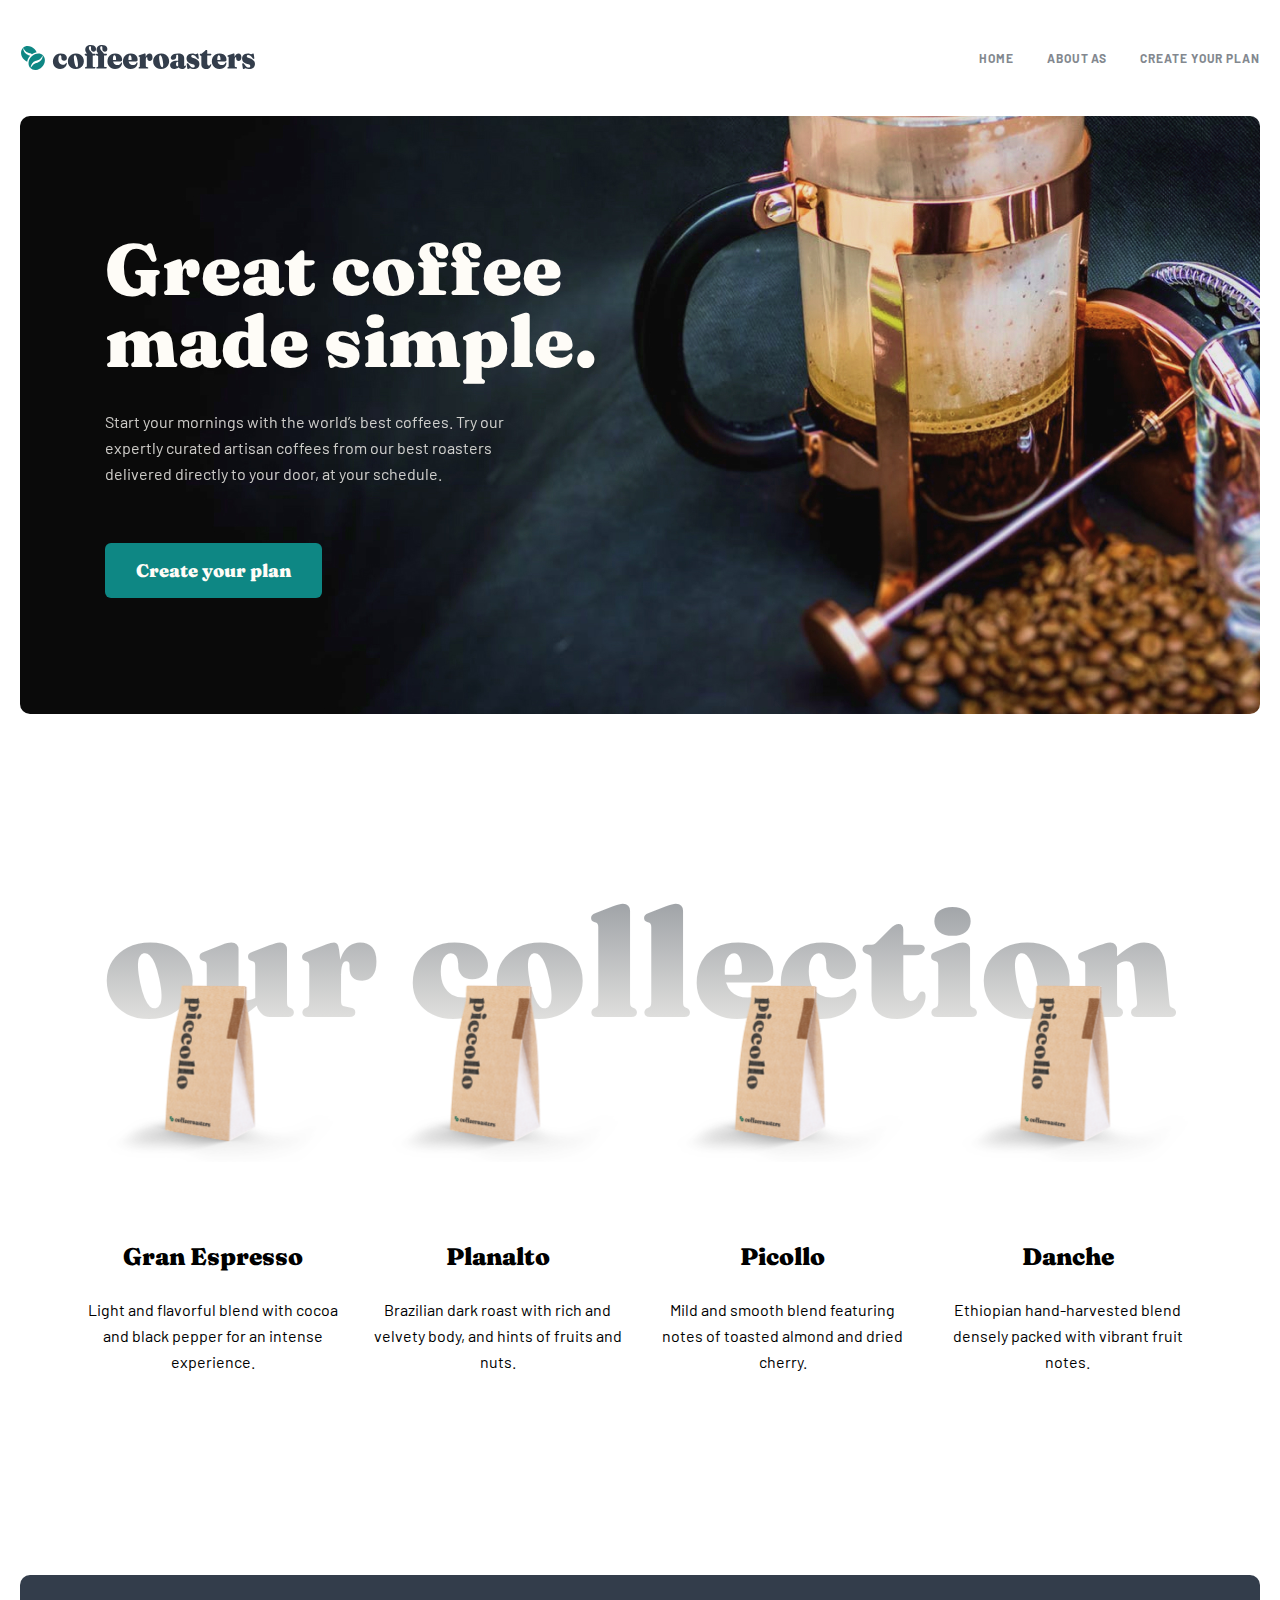
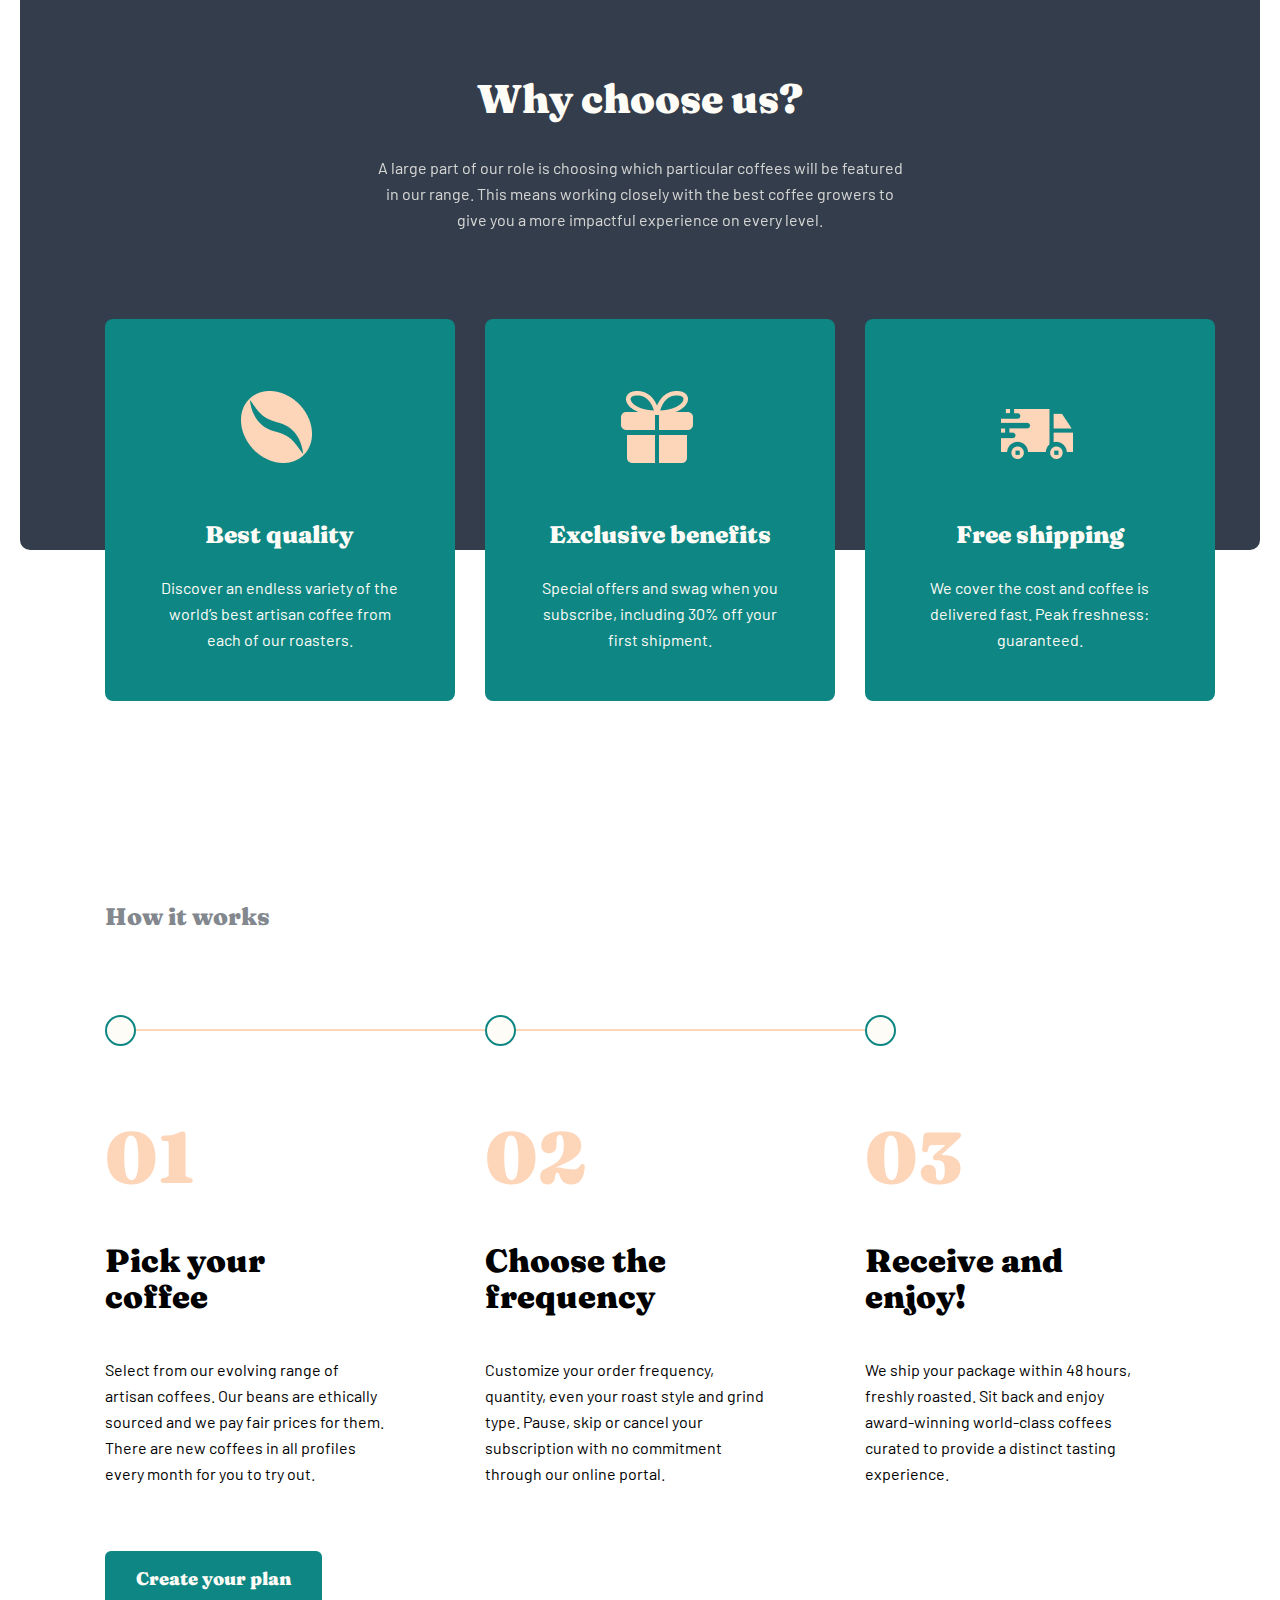
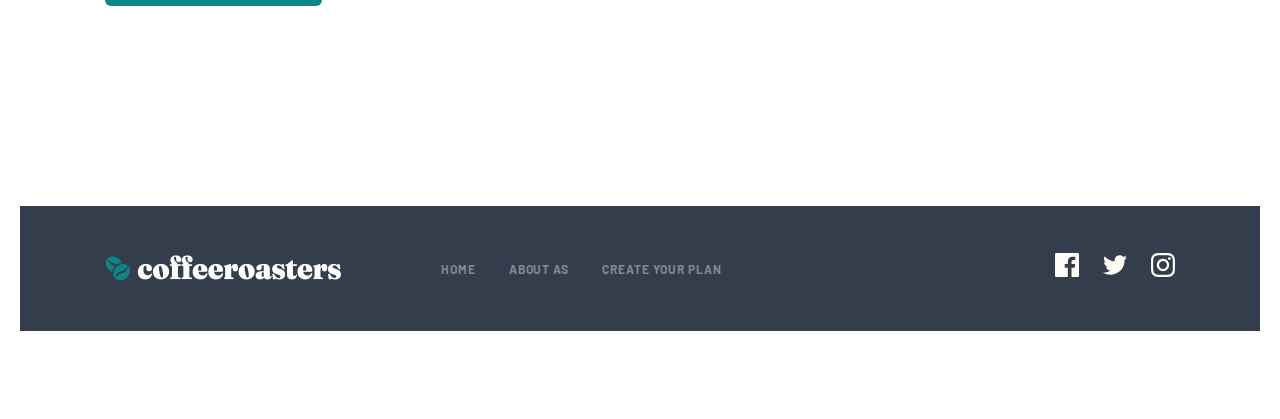
<file: index.html>
<!DOCTYPE html>
<html lang="en">
<head>
   <meta charset="UTF-8">
   <meta http-equiv="X-UA-Compatible" content="IE=edge">
   <meta name="viewport" content="width=device-width, initial-scale=1.0">
   <title>Coffee-roasters</title>
   <link rel="stylesheet" href="./css/main.min.css">
</head>
<body>
   <div class="container">

      <!-- HEADER -->
      <header class="site-header">
         <a class="site-logo" href="#">
            <img class="site-logo__img" src="./images/site-logo.svg" alt="logotip" width="236" height="26"> 
         </a>
         <nav class="site-nav">
            <ul class="site-nav__list">
               <li class="site-nav__item"><a class="site-nav__item-link" href="./index.html">home</a></li>
               <li class="site-nav__item"><a class="site-nav__item-link" href="./about.html">about as</a></li>
               <li class="site-nav__item"><a class="site-nav__item-link" href="./subscribe.html">create your plan</a></li>
            </ul>
            <button class="site-nav__btn" type="button">--</button>
         </nav>
      </header>

      <!-- MAIN -->
      <main class="site-main">

         <!-- SITE-HERO -->
         <section class="site-hero">
            <h1 class="site-hero__title">Great coffee made simple.</h1>
            <p class="site-hero__desc">Start your mornings with the world’s best coffees. Try our expertly curated artisan coffees from our best roasters delivered directly to your door, at your schedule.</p>
            <a class="site-hero__btn primary-link" href="#">Create your plan</a>
         </section>

         <!-- OUR COLLECTION -->
         <section class="our-collection">
            <h2 class="our-collection__title">our collection</h2>
            <ul class="our-collection__list">
               <li class="our-collection__item">
                  <img class="our-collection__img" src="./images/paket.png" alt="gran-espresso" width="256" height="193">
                  <h3 class="our-collection__item-title">gran espresso</h3>
                  <p class="our-collection__item-desc">Light and flavorful blend with cocoa and black pepper for an intense experience.</p>
               </li>
               <li class="our-collection__item">
                  <img class="our-collection__img" src="./images/paket.png" alt="planalto" width="256" height="193">
                  <h3 class="our-collection__item-title">planalto</h3>
                  <p class="our-collection__item-desc">Brazilian dark roast with rich and velvety body, and hints of fruits and nuts.</p>
               </li>
               <li class="our-collection__item">
                  <img class="our-collection__img" src="./images/paket.png" alt="piccolo" width="256" height="193">
                  <h3 class="our-collection__item-title">picollo</h3>
                  <p class="our-collection__item-desc">Mild and smooth blend featuring notes of toasted almond and dried cherry.</p>
               </li>
               <li class="our-collection__item">
                  <img class="our-collection__img" src="./images/paket.png" alt="danche" width="256" height="193">
                  <h3 class="our-collection__item-title">danche</h3>
                  <p class="our-collection__item-desc">Ethiopian hand-harvested blend densely packed with vibrant fruit notes.</p>
               </li>
            </ul>
         </section>

         <!-- CHOOSE US -->
         <section class="choose-us container">
            <h2 class="choose-us__title">Why choose us?</h2>
            <p class="choose-us__desc">A large part of our role is choosing which particular coffees will be featured 
               in our range. This means working closely with the best coffee growers to give 
               you a more impactful experience on every level.</p>
            <ul class="choose-us__list">
               <li class="choose-us__item">
                  <h3 class="choose-us__item-title choose-us__item-coffee">Best quality</h3>
                  <p class="choose-us__item-desc">Discover an endless variety of the world’s best artisan coffee from each of our roasters.</p>
               </li>
               <li class="choose-us__item choose-us__item-surprise">
                  <h3 class="choose-us__item-title">Exclusive benefits</h3>
                  <p class="choose-us__item-desc">Special offers and swag when you subscribe, including 30% off your first shipment.</p>
               </li>
               <li class="choose-us__item choose-us__item-car">
                  <h3 class="choose-us__item-title">Free shipping</h3>
                  <p class="choose-us__item-desc">We cover the cost and coffee is delivered fast. Peak freshness: guaranteed.</p>
               </li>
            </ul>
         </section>

         <!-- HOW IT WORKS -->
         <section class="how-it-works">
            <h2 class="how-it-works__title">How it works</h2>
            <ol class="how-it-works__list">
               <li class="how-it-works__item">
                  <h3 class="how-it-works__item-title">Pick your coffee</h3>
                  <p class="how-it-works__item-des">Select from our evolving range of artisan coffees. Our beans are ethically sourced and we pay fair prices for them. There are new coffees in all profiles every month for you to try out.</p>
               </li>
               <li class="how-it-works__item">
                  <h3 class="how-it-works__item-title">Choose the frequency</h3>
                  <p class="how-it-works__item-des">Customize your order frequency, quantity, even your roast style and grind type. Pause, skip or cancel your subscription with no commitment through our online portal.</p>
               </li>
               <li class="how-it-works__item">
                  <h3 class="how-it-works__item-title">Receive and enjoy!</h3>
                  <p class="how-it-works__item-des">We ship your package within 48 hours, freshly roasted. Sit back and enjoy award-winning world-class coffees curated to provide a distinct tasting experience.</p>
               </li>
            </ol>
            <a class="how-it-works__btn primary-link" href="#">Create your plan</a>
         </section>
      </main>

      <!-- FOOTER -->
      <footer class="site-footer">
         <section class="footer">
            <div class="footer__menu">
               <a class="site-logo" href="#">
                  <img class="site-logo__img" src="./images/ft-logo.png" alt="logotip" width="236" height="26"> 
               </a>
               <nav class="site-nav">
                  <ul class="site-nav__list footer__sitenav-list--dblock">
                     <li class="site-nav__item"><a class="site-nav__item-link" href="./index.html">home</a></li>
                     <li class="site-nav__item"><a class="site-nav__item-link" href="./about.html">about as</a></li>
                     <li class="site-nav__item"><a class="site-nav__item-link" href="./subscribe.html">create your plan</a></li>
                  </ul>
               </nav>
            </div>
            <ul class="footer__list">
               <li class="footer__item">
                  <a class="footer__link" href="https://facebook.com" target="_blank">
                     <svg width="24" height="24" viewBox="0 0 24 24" fill="currentColor" xmlns="http://www.w3.org/2000/svg">
                        <path id="Path" d="M22.675 0H1.325C0.593 0 0 0.593 0 1.325V22.676C0 23.407 0.593 24 1.325 24H12.82V14.706H9.692V11.084H12.82V8.413C12.82 5.313 14.713 3.625 17.479 3.625C18.804 3.625 19.942 3.724 20.274 3.768V7.008L18.356 7.009C16.852 7.009 16.561 7.724 16.561 8.772V11.085H20.148L19.681 14.707H16.561V24H22.677C23.407 24 24 23.407 24 22.675V1.325C24 0.593 23.407 0 22.675 0Z" fill="currentColor"/>
                     </svg>
                  </a>
               </li>
               <li class="footer__item">
                  <a class="footer__link" href="https://twitter.com" target="_blank">
                     <svg width="24" height="20" viewBox="0 0 24 20" fill="currentColor" xmlns="http://www.w3.org/2000/svg">
                        <path id="Path" d="M24 2.55705C23.117 2.94905 22.168 3.21305 21.172 3.33205C22.189 2.72305 22.97 1.75805 23.337 0.608047C22.386 1.17205 21.332 1.58205 20.21 1.80305C19.313 0.846047 18.032 0.248047 16.616 0.248047C13.437 0.248047 11.101 3.21405 11.819 6.29305C7.728 6.08805 4.1 4.12805 1.671 1.14905C0.381 3.36205 1.002 6.25705 3.194 7.72305C2.388 7.69705 1.628 7.47605 0.965 7.10705C0.911 9.38805 2.546 11.522 4.914 11.997C4.221 12.185 3.462 12.229 2.69 12.081C3.316 14.037 5.134 15.46 7.29 15.5C5.22 17.123 2.612 17.848 0 17.54C2.179 18.937 4.768 19.752 7.548 19.752C16.69 19.752 21.855 12.031 21.543 5.10605C22.505 4.41105 23.34 3.54405 24 2.55705Z" fill="currenColor"/>
                     </svg>
                  </a>
               </li>
               <li class="footer__item">
                  <a class="footer__link" href="https://instagram.com" target="_blank">
                     <svg width="24" height="24" viewBox="0 0 24 24" fill="currentColor" xmlns="http://www.w3.org/2000/svg">
                        <path id="Shape" fill-rule="evenodd" clip-rule="evenodd" d="M12 0C8.741 0 8.333 0.014 7.053 0.072C2.695 0.272 0.273 2.69 0.073 7.052C0.014 8.333 0 8.741 0 12C0 15.259 0.014 15.668 0.072 16.948C0.272 21.306 2.69 23.728 7.052 23.928C8.333 23.986 8.741 24 12 24C15.259 24 15.668 23.986 16.948 23.928C21.302 23.728 23.73 21.31 23.927 16.948C23.986 15.668 24 15.259 24 12C24 8.741 23.986 8.333 23.928 7.053C23.732 2.699 21.311 0.273 16.949 0.073C15.668 0.014 15.259 0 12 0ZM12 2.163C15.204 2.163 15.584 2.175 16.85 2.233C20.102 2.381 21.621 3.924 21.769 7.152C21.827 8.417 21.838 8.797 21.838 12.001C21.838 15.206 21.826 15.585 21.769 16.85C21.62 20.075 20.105 21.621 16.85 21.769C15.584 21.827 15.206 21.839 12 21.839C8.796 21.839 8.416 21.827 7.151 21.769C3.891 21.62 2.38 20.07 2.232 16.849C2.174 15.584 2.162 15.205 2.162 12C2.162 8.796 2.175 8.417 2.232 7.151C2.381 3.924 3.896 2.38 7.151 2.232C8.417 2.175 8.796 2.163 12 2.163ZM5.838 12C5.838 8.597 8.597 5.838 12 5.838C15.403 5.838 18.162 8.597 18.162 12C18.162 15.404 15.403 18.163 12 18.163C8.597 18.163 5.838 15.403 5.838 12ZM12 16C9.791 16 8 14.21 8 12C8 9.791 9.791 8 12 8C14.209 8 16 9.791 16 12C16 14.21 14.209 16 12 16ZM16.965 5.595C16.965 4.8 17.61 4.155 18.406 4.155C19.201 4.155 19.845 4.8 19.845 5.595C19.845 6.39 19.201 7.035 18.406 7.035C17.61 7.035 16.965 6.39 16.965 5.595Z" fill="currentColor"/>
                     </svg>
                  </a>
               </li>
            </ul>
         </section>
      </footer>

   </div>
</body>
</html>
</file>
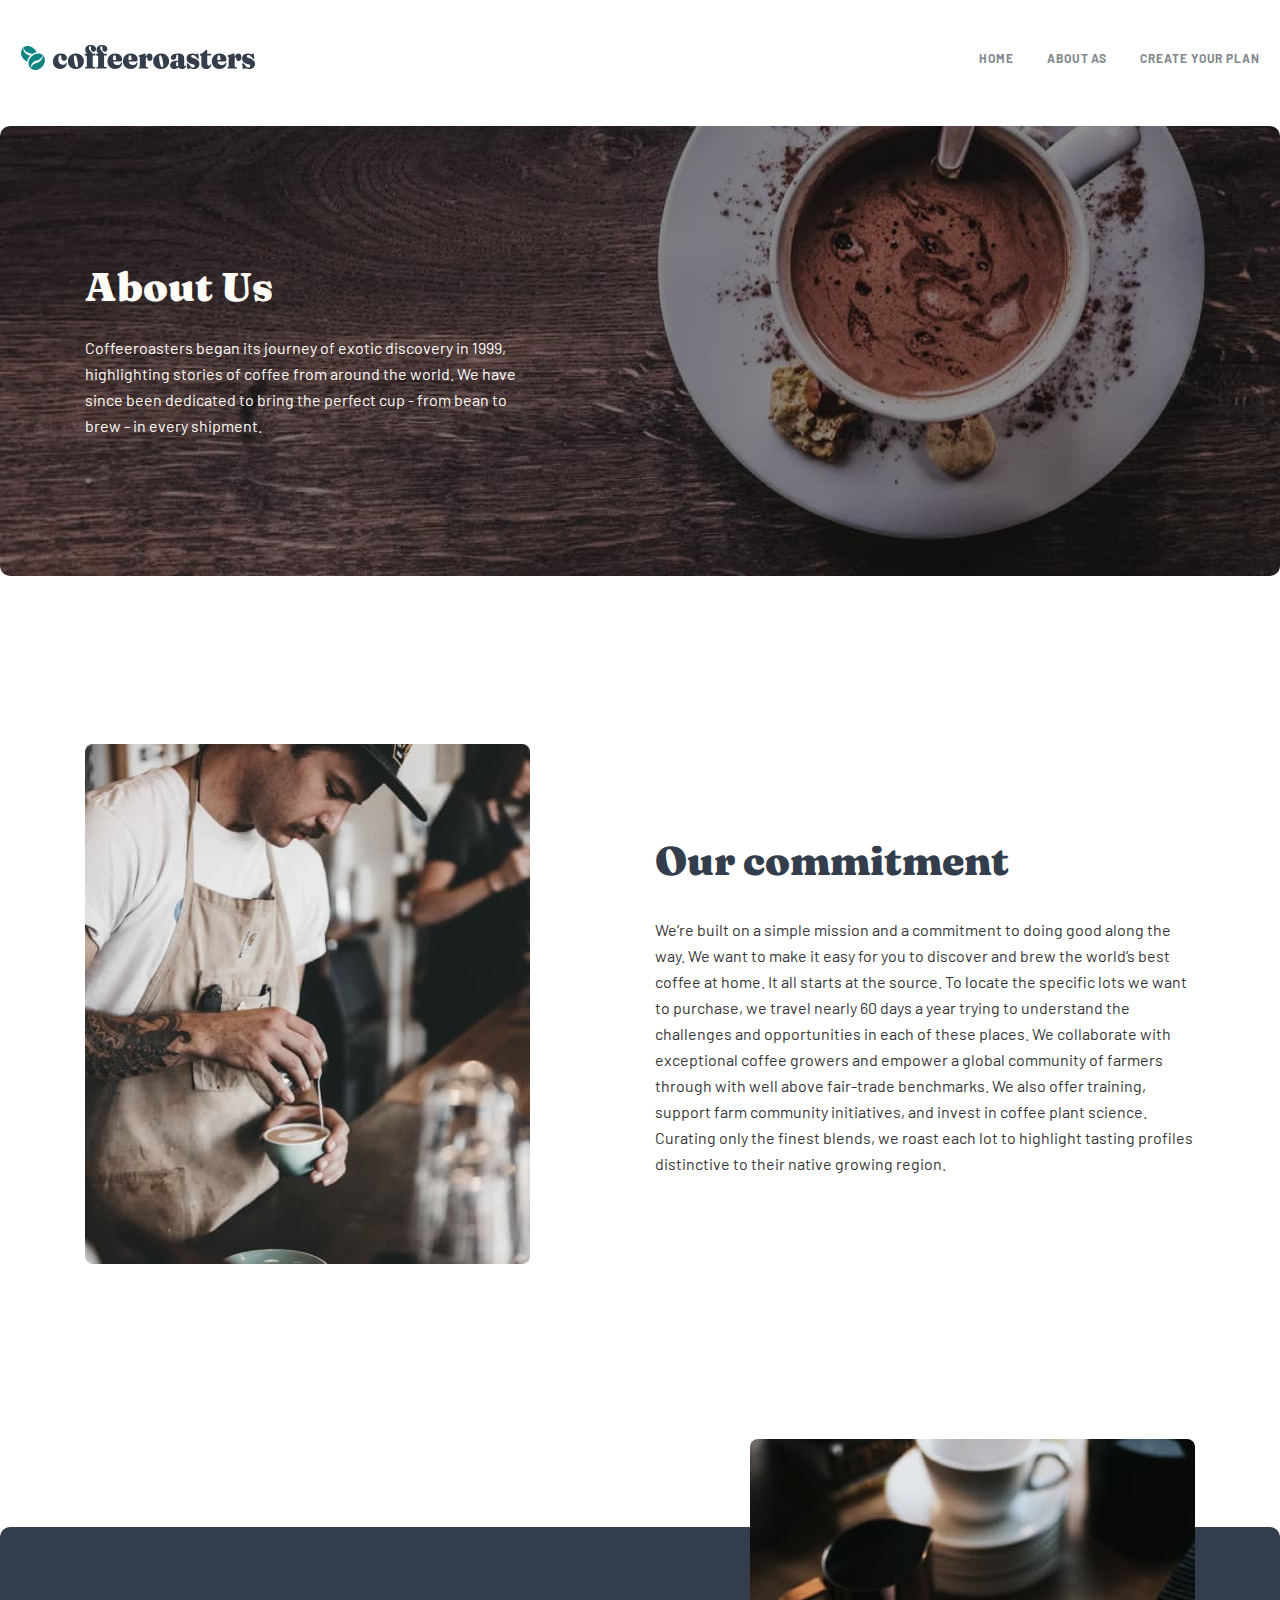
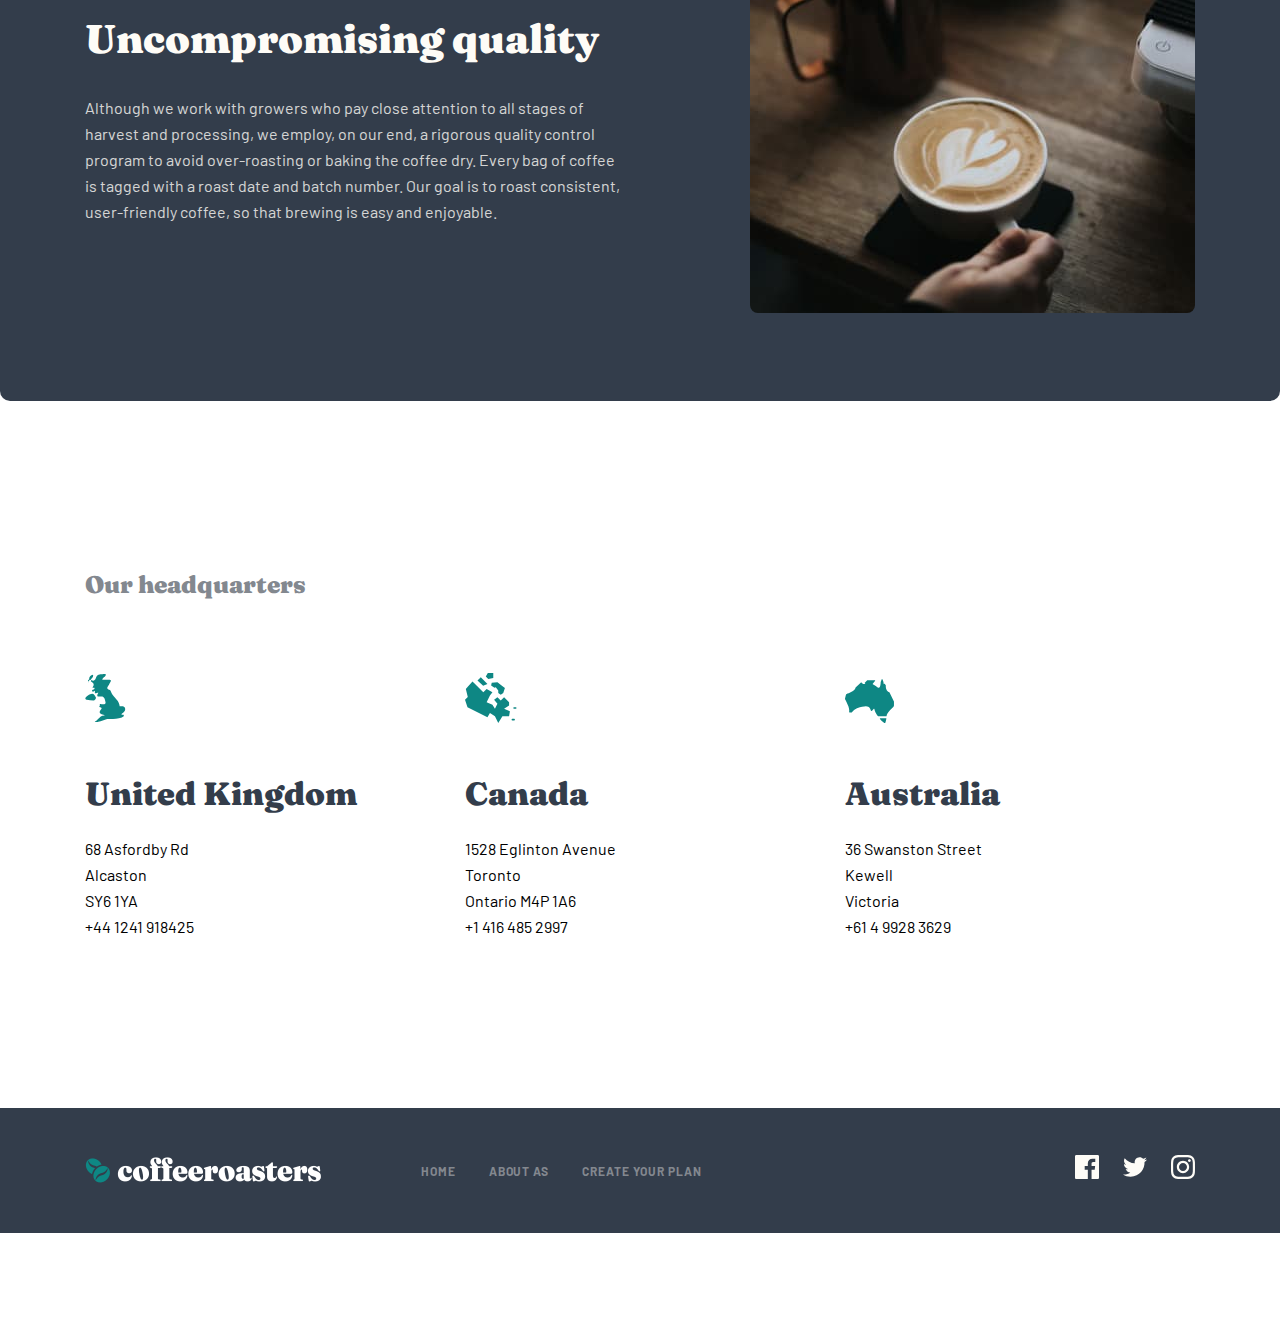
<file: about.html>
<!DOCTYPE html>
<html lang="en">
<head>
   <meta charset="UTF-8">
   <meta http-equiv="X-UA-Compatible" content="IE=edge">
   <meta name="viewport" content="width=device-width, initial-scale=1.0">
   <title>About us</title>
   <link rel="stylesheet" href="css/main.min.css">
</head>
<body>
   <!-- HEADER -->
   <header class="site-header container">
      <a class="site-logo" href="#">
         <img class="site-logo__img" src="./images/site-logo.svg" alt="logotip" width="236" height="26"> 
      </a>
      <nav class="site-nav">
         <ul class="site-nav__list">
            <li class="site-nav__item"><a class="site-nav__item-link" href="./index.html">home</a></li>
            <li class="site-nav__item"><a class="site-nav__item-link" href="./about.html">about as</a></li>
            <li class="site-nav__item"><a class="site-nav__item-link" href="./subscribe.html">create your plan</a></li>
         </ul>
         <button class="site-nav__btn" type="button">--</button>
      </nav>
   </header>
   <!-- MAIN -->
   <main>
      <!-- ABOUT US -->
      <section class="about-us">
         <div class="about-us__container container">
            <div class="about-us__content">
               <h1 class="about-us__title">About Us</h1>
               <p class="about-us__desc">Coffeeroasters began its journey of exotic discovery in 1999, highlighting stories of coffee from around the world. We have since been dedicated to bring the perfect cup - from bean to brew - in every shipment.</p>
            </div>
         </div>
      </section>
      <!-- COMMITMENT -->
      <section class="commitment">
         <div class="commitment__container container">
            <picture>
               <source srcset="images/phone-barista.jpg" media="(max-width: 470px)">
               <source srcset="images/tablet-barista.jpg" media="(max-width: 870px)">
               <img class="commitment__img" src="./images/barista.jpg" alt="barista" width="445" height="520">
            </picture>
            <div class="commitment__content">
               <h2 class="commitment__title">Our commitment</h2>
               <p class="commitment__desc">We’re built on a simple mission and a commitment to doing good along the way. We want to make it easy for you to discover and brew the world’s best coffee at home. It all starts at the source. To locate the specific lots we want to purchase, we travel nearly 60 days a year trying to understand the challenges and opportunities in each of these places. We collaborate with exceptional coffee growers and empower a global community of farmers through with well above fair-trade benchmarks. We also offer training, support farm community initiatives, and invest in coffee plant science. Curating only the finest blends, we roast each lot to highlight tasting profiles distinctive to their native growing region.</p>
            </div>
         </div>
      </section>
      <!-- UNCOMPROMISING -->
      <section class="uncompromising">
         <div class="uncompromising__container container">
            <div class="uncompromising__content">
               <h2 class="uncompromising__title">Uncompromising quality</h2>
               <p class="uncompromising__desc">Although we work with growers who pay close attention to all stages of harvest and processing, we employ, on our end, a rigorous quality control program to avoid over-roasting or baking the coffee dry. Every bag of coffee is tagged with a roast date and batch number. Our goal is to roast consistent, user-friendly coffee, so that brewing is easy and enjoyable.</p>
            </div>
            <picture>
               <source srcset="images/phone-coffee.jpg" media="(max-width: 470px)">
               <source srcset="images/tablet-coffee.jpg" media="(max-width: 870px)">
               <img class="uncompromising__img" src="./images/coffe.jpg" alt="coffee" width="445" height="474">
            </picture>
         </div>
      </section>
      <!-- HEADQUARTERS -->
      <section class="headquarters">
         <div class="headquarters__container container">
            <h2 class="headquarters__title">Our headquarters</h2>
            <ul class="headquarters__list">
               <li class="headquarters__item">
                  <img class="headquarters__item-img" src="./images/uk.svg" alt="united kingdom" width="41" height="49">
                  <h3 class="headquarters__item-title">United Kingdom</h3>
                  <p class="headquarters__item-desc">68  Asfordby Rd <br>
                     Alcaston <br>
                     SY6 1YA <br>
                     +44 1241 918425</p>
               </li>
               <li class="headquarters__item">
                  <img class="headquarters__item-img" src="./images/canada.svg" alt="canada" width="52" height="50">
                  <h3 class="headquarters__item-title">Canada</h3>
                  <p class="headquarters__item-desc">1528  Eglinton Avenue <br>
                     Toronto <br>
                     Ontario M4P 1A6 <br>
                     +1 416 485 2997</p>
               </li>
               <li class="headquarters__item">
                  <img class="headquarters__item-img" src="./images/australia.svg" alt="australia" width="49" height="44">
                  <h3 class="headquarters__item-title">Australia</h3>
                  <p class="headquarters__item-desc">36 Swanston Street <br>
                     Kewell <br>
                     Victoria <br>
                     +61 4 9928 3629</p>
               </li>
            </ul>
         </div>
      </section>
   </main>
   <!-- FOOTER -->
   <footer class="site-footer">
      <section class="footer container">
         <div class="footer__menu">
            <a class="site-logo" href="#">
               <img class="site-logo__img" src="./images/ft-logo.png" alt="logotip" width="236" height="26"> 
            </a>
            <nav class="site-nav">
               <ul class="site-nav__list footer__sitenav-list--dblock">
                  <li class="site-nav__item"><a class="site-nav__item-link" href="./index.html">home</a></li>
                  <li class="site-nav__item"><a class="site-nav__item-link" href="./about.html">about as</a></li>
                  <li class="site-nav__item"><a class="site-nav__item-link" href="./subscribe.html">create your plan</a></li>
               </ul>
            </nav>
         </div>
         <ul class="footer__list">
            <li class="footer__item">
               <a class="footer__link" href="https://facebook.com" target="_blank">
                  <svg width="24" height="24" viewBox="0 0 24 24" fill="currentColor" xmlns="http://www.w3.org/2000/svg">
                     <path id="Path" d="M22.675 0H1.325C0.593 0 0 0.593 0 1.325V22.676C0 23.407 0.593 24 1.325 24H12.82V14.706H9.692V11.084H12.82V8.413C12.82 5.313 14.713 3.625 17.479 3.625C18.804 3.625 19.942 3.724 20.274 3.768V7.008L18.356 7.009C16.852 7.009 16.561 7.724 16.561 8.772V11.085H20.148L19.681 14.707H16.561V24H22.677C23.407 24 24 23.407 24 22.675V1.325C24 0.593 23.407 0 22.675 0Z" fill="currentColor"/>
                  </svg>
               </a>
            </li>
            <li class="footer__item">
               <a class="footer__link" href="https://twitter.com" target="_blank">
                  <svg width="24" height="20" viewBox="0 0 24 20" fill="currentColor" xmlns="http://www.w3.org/2000/svg">
                     <path id="Path" d="M24 2.55705C23.117 2.94905 22.168 3.21305 21.172 3.33205C22.189 2.72305 22.97 1.75805 23.337 0.608047C22.386 1.17205 21.332 1.58205 20.21 1.80305C19.313 0.846047 18.032 0.248047 16.616 0.248047C13.437 0.248047 11.101 3.21405 11.819 6.29305C7.728 6.08805 4.1 4.12805 1.671 1.14905C0.381 3.36205 1.002 6.25705 3.194 7.72305C2.388 7.69705 1.628 7.47605 0.965 7.10705C0.911 9.38805 2.546 11.522 4.914 11.997C4.221 12.185 3.462 12.229 2.69 12.081C3.316 14.037 5.134 15.46 7.29 15.5C5.22 17.123 2.612 17.848 0 17.54C2.179 18.937 4.768 19.752 7.548 19.752C16.69 19.752 21.855 12.031 21.543 5.10605C22.505 4.41105 23.34 3.54405 24 2.55705Z" fill="currenColor"/>
                  </svg>
               </a>
            </li>
            <li class="footer__item">
               <a class="footer__link" href="https://instagram.com" target="_blank">
                  <svg width="24" height="24" viewBox="0 0 24 24" fill="currentColor" xmlns="http://www.w3.org/2000/svg">
                     <path id="Shape" fill-rule="evenodd" clip-rule="evenodd" d="M12 0C8.741 0 8.333 0.014 7.053 0.072C2.695 0.272 0.273 2.69 0.073 7.052C0.014 8.333 0 8.741 0 12C0 15.259 0.014 15.668 0.072 16.948C0.272 21.306 2.69 23.728 7.052 23.928C8.333 23.986 8.741 24 12 24C15.259 24 15.668 23.986 16.948 23.928C21.302 23.728 23.73 21.31 23.927 16.948C23.986 15.668 24 15.259 24 12C24 8.741 23.986 8.333 23.928 7.053C23.732 2.699 21.311 0.273 16.949 0.073C15.668 0.014 15.259 0 12 0ZM12 2.163C15.204 2.163 15.584 2.175 16.85 2.233C20.102 2.381 21.621 3.924 21.769 7.152C21.827 8.417 21.838 8.797 21.838 12.001C21.838 15.206 21.826 15.585 21.769 16.85C21.62 20.075 20.105 21.621 16.85 21.769C15.584 21.827 15.206 21.839 12 21.839C8.796 21.839 8.416 21.827 7.151 21.769C3.891 21.62 2.38 20.07 2.232 16.849C2.174 15.584 2.162 15.205 2.162 12C2.162 8.796 2.175 8.417 2.232 7.151C2.381 3.924 3.896 2.38 7.151 2.232C8.417 2.175 8.796 2.163 12 2.163ZM5.838 12C5.838 8.597 8.597 5.838 12 5.838C15.403 5.838 18.162 8.597 18.162 12C18.162 15.404 15.403 18.163 12 18.163C8.597 18.163 5.838 15.403 5.838 12ZM12 16C9.791 16 8 14.21 8 12C8 9.791 9.791 8 12 8C14.209 8 16 9.791 16 12C16 14.21 14.209 16 12 16ZM16.965 5.595C16.965 4.8 17.61 4.155 18.406 4.155C19.201 4.155 19.845 4.8 19.845 5.595C19.845 6.39 19.201 7.035 18.406 7.035C17.61 7.035 16.965 6.39 16.965 5.595Z" fill="currentColor"/>
                  </svg>
               </a>
            </li>
         </ul>
      </section>
   </footer>
</body>
</html>
</file>
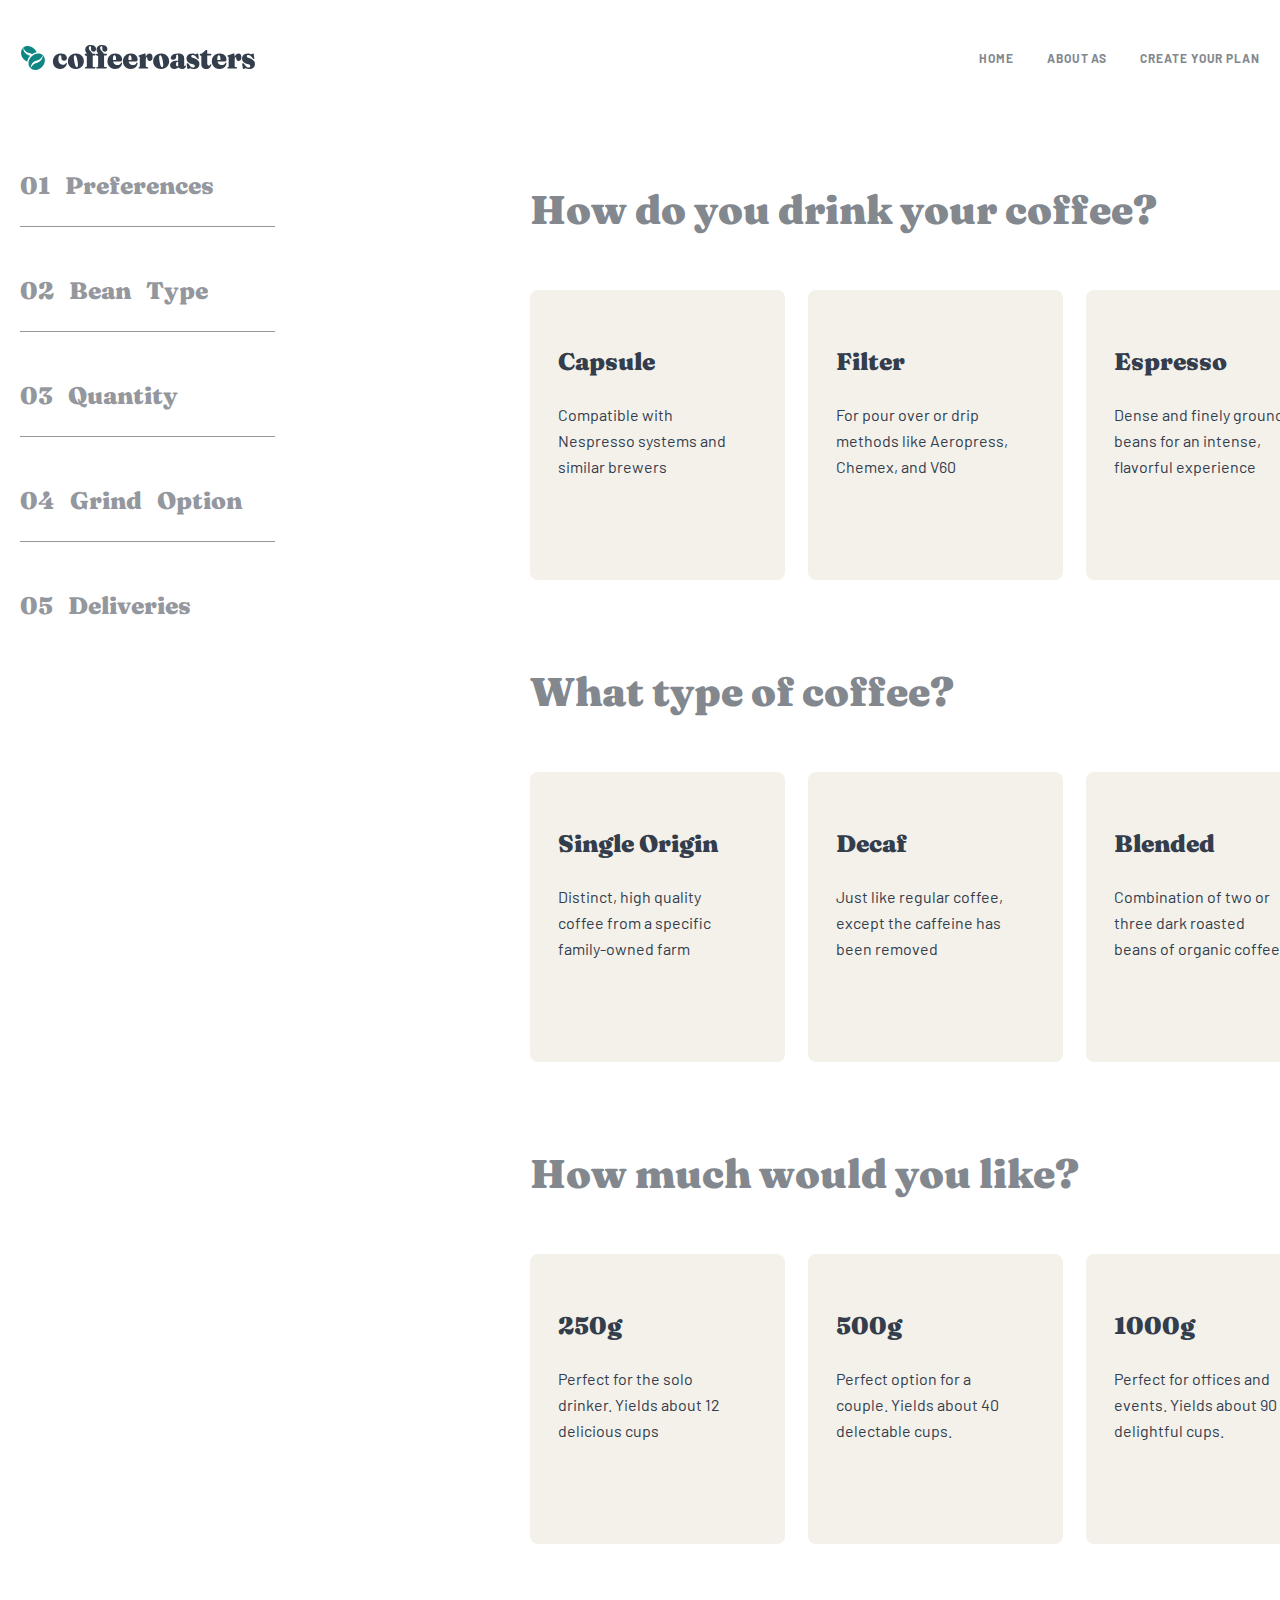
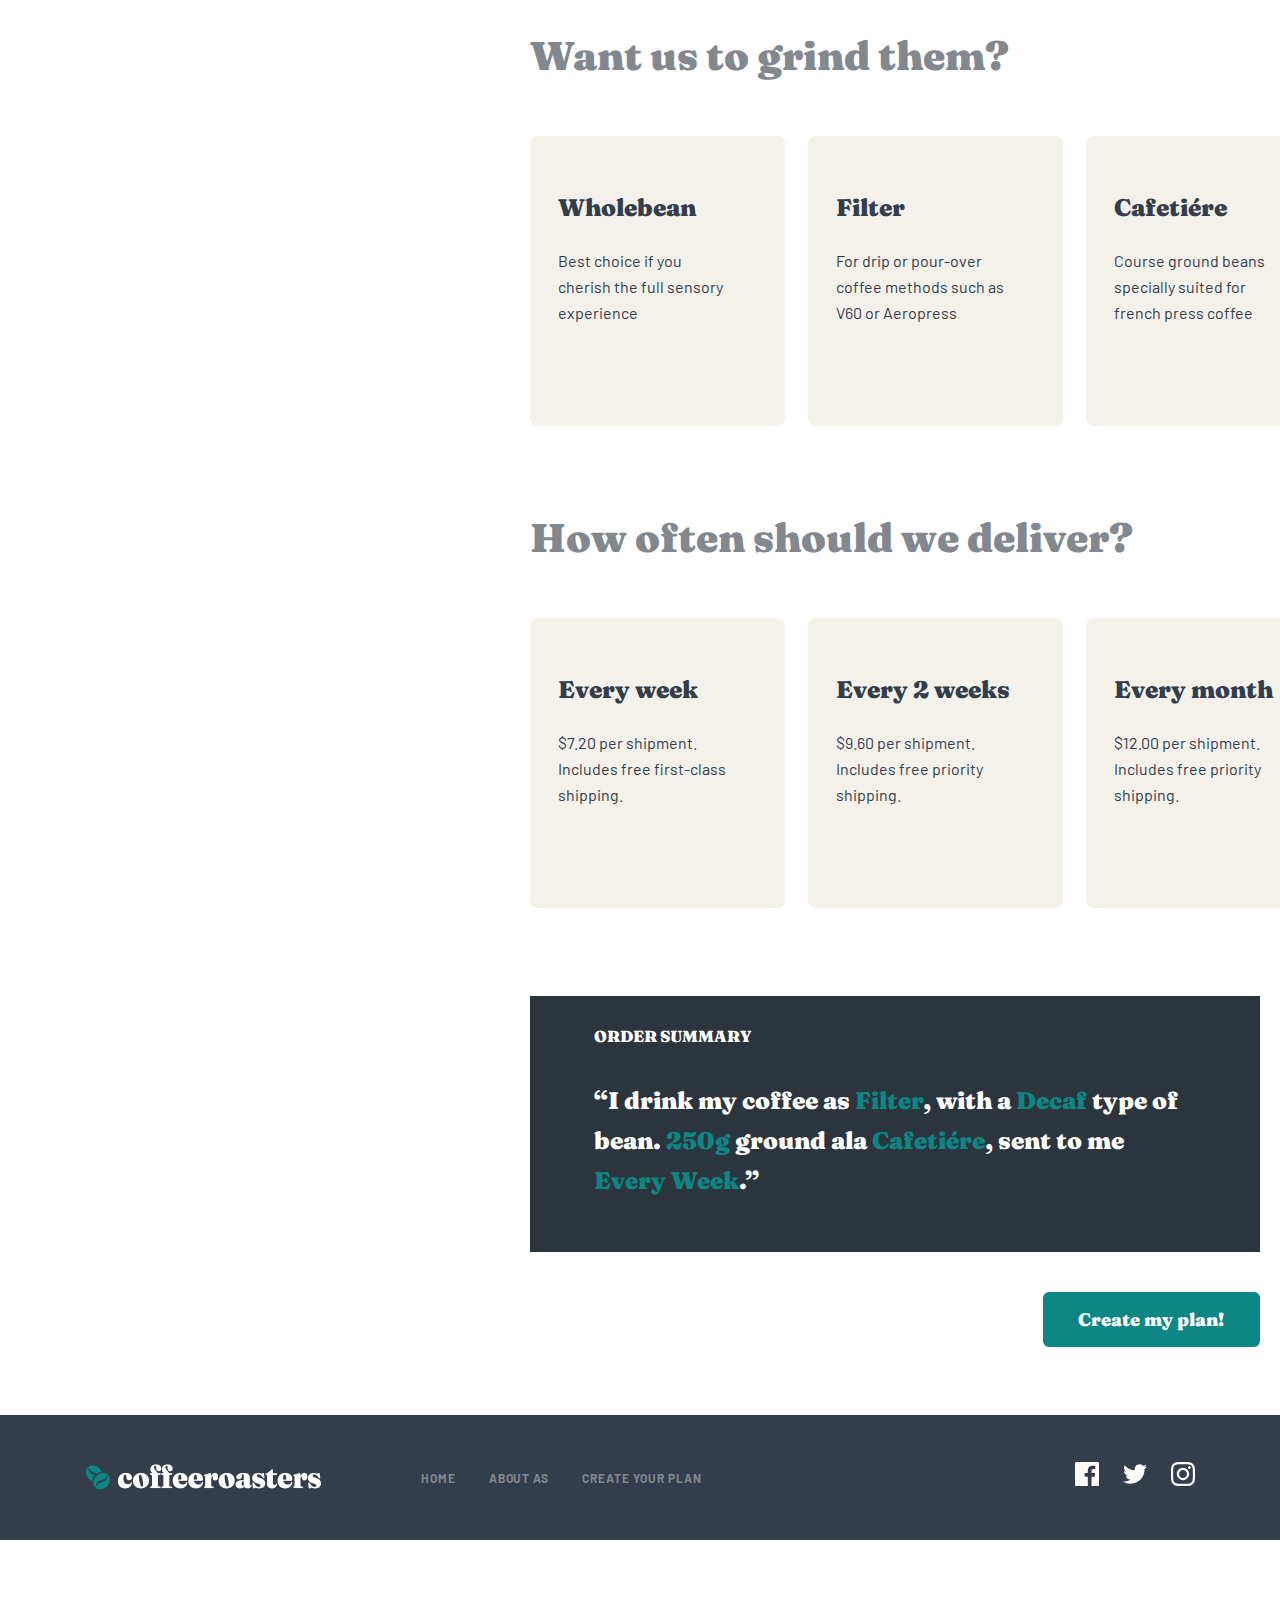
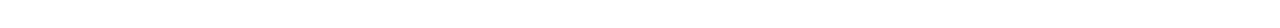
<file: subscribe.html>
<!DOCTYPE html>
<html lang="en">
<head>
   <meta charset="UTF-8">
   <meta http-equiv="X-UA-Compatible" content="IE=edge">
   <meta name="viewport" content="width=device-width, initial-scale=1.0">
   <title>Subscribe</title>
   <link rel="stylesheet" href="./css/main.min.css">
</head>
<body>
   <header class="site-header container">
      <a class="site-logo" href="#">
        <img class="site-logo__img" src="./images/site-logo.svg" alt="logotip" width="236" height="26"> 
      </a>
      <nav class="site-nav">
        <ul class="site-nav__list">
            <li class="site-nav__item"><a class="site-nav__item-link" href="./index.html">home</a></li>
            <li class="site-nav__item"><a class="site-nav__item-link" href="./about.html">about as</a></li>
            <li class="site-nav__item"><a class="site-nav__item-link" href="./subscribe.html">create your plan</a></li>
        </ul>
        <button class="site-nav__btn" type="button">--</button>
      </nav>
   </header>
   <main>
      <section class="what-drink-coffee">
         <div class="what-drink-coffee__container container">
            <div class="what-drink-coffee__how">
               <p class="what-drink-coffee__how-desc">01 Preferences</p>
               <p class="what-drink-coffee__how-desc">02 Bean Type</p>
               <p class="what-drink-coffee__how-desc">03 Quantity</p>
               <p class="what-drink-coffee__how-desc">04 Grind Option</p>
               <p class="what-drink-coffee__how-desc">05 Deliveries</p>
            </div>
            <div class="what-drink-coffee__type">
                <p class="what-drink-coffee__heading">How do you drink your coffee?</p>
                <form class="what-drink-coffee__input-wrapper" action="https://echo.htmlacademy.ru" method="post">
                  <label class="what-drink-coffee__label">
                      <input class="what-drink-coffee__form-type-input visually-hidden" type="radio" name="coffe-type" value="capsule" required>
                      <div class="what-drink-coffee__content">
                        <p class="what-drink-coffee__content-title">Capsule</p>
                        <p class="what-drink-coffee__content-desc">Compatible with Nespresso systems and similar brewers</p>
                     </div>
                 </label>
                 <label class="what-drink-coffee__label">
                    <input class="what-drink-coffee__form-type-input visually-hidden" type="radio" name="coffe-type" value="filter" required>
                      <div class="what-drink-coffee__content">
                        <p class="what-drink-coffee__content-title">Filter</p>
                        <p class="what-drink-coffee__content-desc">For pour over or drip methods like Aeropress, Chemex, and V60</p>
                   </div>
                 </label>
                  <label class="what-drink-coffee__label">
                      <input class="what-drink-coffee__form-type-input visually-hidden" type="radio" name="coffe-type" value="espresso" required>
                      <div class="what-drink-coffee__content">
                       <p class="what-drink-coffee__content-title">Espresso   </p>
                       <p class="what-drink-coffee__content-desc">Dense and finely ground beans for an intense, flavorful experience</p>
                     </div>
                   </label>
                </form>
                <p class="what-drink-coffee__heading">What type of coffee?</p>
                <form class="what-drink-coffee__input-wrapper" action="https://echo.htmlacademy.ru" method="post">
                  <label class="what-drink-coffee__label">
                      <input class="what-drink-coffee__form-type-input visually-hidden" type="radio" name="coffe-type" value="single-origin" required>
                      <div class="what-drink-coffee__content">
                        <p class="what-drink-coffee__content-title">Single Origin</p>
                        <p class="what-drink-coffee__content-desc">Distinct, high quality coffee from a specific family-owned farm</p>
                     </div>
                 </label>
                 <label class="what-drink-coffee__label">
                    <input class="what-drink-coffee__form-type-input visually-hidden" type="radio" name="coffe-type" value="decaf" required>
                      <div class="what-drink-coffee__content">
                        <p class="what-drink-coffee__content-title">Decaf</p>
                        <p class="what-drink-coffee__content-desc">Just like regular coffee, except the caffeine has been removed</p>
                   </div>
                 </label>
                  <label class="what-drink-coffee__label">
                      <input class="what-drink-coffee__form-type-input visually-hidden" type="radio" name="coffe-type" value="blended" required>
                      <div class="what-drink-coffee__content">
                       <p class="what-drink-coffee__content-title">Blended</p>
                       <p class="what-drink-coffee__content-desc">Combination of two or three dark roasted beans of organic coffees</p>
                     </div>
                   </label>
                </form>
                <p class="what-drink-coffee__heading">How much would you like?</p>
                <form class="what-drink-coffee__input-wrapper" action="https://echo.htmlacademy.ru" method="post">
                  <label class="what-drink-coffee__label">
                      <input class="what-drink-coffee__form-type-input visually-hidden" type="radio" name="coffe-type" value="250g" required>
                      <div class="what-drink-coffee__content">
                        <p class="what-drink-coffee__content-title">250g</p>
                        <p class="what-drink-coffee__content-desc">Perfect for the solo drinker. Yields about 12 delicious cups</p>
                     </div>
                 </label>
                 <label class="what-drink-coffee__label">
                    <input class="what-drink-coffee__form-type-input visually-hidden" type="radio" name="coffe-type" value="500g" required>
                      <div class="what-drink-coffee__content">
                        <p class="what-drink-coffee__content-title">500g</p>
                        <p class="what-drink-coffee__content-desc">Perfect option for a couple. Yields about 40 delectable cups.</p>
                   </div>
                 </label>
                  <label class="what-drink-coffee__label">
                      <input class="what-drink-coffee__form-type-input visually-hidden" type="radio" name="coffe-type" value="1000g" required>
                      <div class="what-drink-coffee__content">
                       <p class="what-drink-coffee__content-title">1000g</p>
                       <p class="what-drink-coffee__content-desc">Perfect for offices and events. Yields about 90 delightful cups.</p>
                     </div>
                   </label>
                </form>
                <p class="what-drink-coffee__heading">Want us to grind them?</p>
                <form class="what-drink-coffee__input-wrapper" action="https://echo.htmlacademy.ru" method="post">
                  <label class="what-drink-coffee__label">
                      <input class="what-drink-coffee__form-type-input visually-hidden" type="radio" name="coffe-type" value="wholebean" required>
                      <div class="what-drink-coffee__content">
                        <p class="what-drink-coffee__content-title">Wholebean</p>
                        <p class="what-drink-coffee__content-desc">Best choice if you cherish the full sensory experience</p>
                     </div>
                 </label>
                 <label class="what-drink-coffee__label">
                    <input class="what-drink-coffee__form-type-input visually-hidden" type="radio" name="coffe-type" value="filter" required>
                      <div class="what-drink-coffee__content">
                        <p class="what-drink-coffee__content-title">Filter</p>
                        <p class="what-drink-coffee__content-desc">For drip or pour-over coffee methods such as V60 or Aeropress</p>
                   </div>
                 </label>
                  <label class="what-drink-coffee__label">
                      <input class="what-drink-coffee__form-type-input visually-hidden" type="radio" name="coffe-type" value="cafetiére" required>
                      <div class="what-drink-coffee__content">
                       <p class="what-drink-coffee__content-title">Cafetiére</p>
                       <p class="what-drink-coffee__content-desc">Course ground beans specially suited for french press coffee</p>
                     </div>
                   </label>
                </form>
                <p class="what-drink-coffee__heading">How often should we deliver?</p>
                <form class="what-drink-coffee__input-wrapper" action="https://echo.htmlacademy.ru" method="post">
                  <label class="what-drink-coffee__label">
                      <input class="what-drink-coffee__form-type-input visually-hidden" type="radio" name="coffe-type" value="every-week" required>
                      <div class="what-drink-coffee__content">
                        <p class="what-drink-coffee__content-title">Every week</p>
                        <p class="what-drink-coffee__content-desc">$7.20 per shipment. Includes free first-class shipping.</p>
                     </div>
                 </label>
                 <label class="what-drink-coffee__label">
                    <input class="what-drink-coffee__form-type-input visually-hidden" type="radio" name="coffe-type" value="every-2-weeks" required>
                      <div class="what-drink-coffee__content">
                        <p class="what-drink-coffee__content-title">Every 2 weeks</p>
                        <p class="what-drink-coffee__content-desc">$9.60 per shipment. Includes free priority shipping.</p>
                   </div>
                 </label>
                  <label class="what-drink-coffee__label">
                      <input class="what-drink-coffee__form-type-input visually-hidden" type="radio" name="coffe-type" value="every-month" required>
                      <div class="what-drink-coffee__content">
                       <p class="what-drink-coffee__content-title">Every month</p>
                       <p class="what-drink-coffee__content-desc">$12.00 per shipment. Includes free priority shipping.</p>
                     </div>
                   </label>
                </form>
                <div class="what-drink-coffee__answer">
                   <p class="what-drink-coffee__answer-desc">
                     “I drink my coffee as <span class="what-drink-coffee__answer-desc-inner">Filter</span>, with a <span class="what-drink-coffee__answer-desc-inner">Decaf</span> type of bean. <span class="what-drink-coffee__answer-desc-inner">250g</span> ground ala <span class="what-drink-coffee__answer-desc-inner">Cafetiére</span>, sent to me <span class="what-drink-coffee__answer-desc-inner">Every Week</span>.”
                   </p>
                </div>
                <a class="what-drink-coffee__btn" href="#">Create my plan!</a>
             </div>
         </div>
      </section>
   </main>
   <footer class="site-footer">
    <section class="footer container">
       <div class="footer__menu">
          <a class="site-logo" href="#">
             <img class="site-logo__img" src="./images/ft-logo.png" alt="logotip" width="236" height="26"> 
          </a>
          <nav class="site-nav">
             <ul class="site-nav__list footer__sitenav-list--dblock">
                <li class="site-nav__item"><a class="site-nav__item-link" href="./index.html">home</a></li>
                <li class="site-nav__item"><a class="site-nav__item-link" href="./about.html">about as</a></li>
                <li class="site-nav__item"><a class="site-nav__item-link" href="./subscribe.html">create your plan</a></li>
             </ul>
          </nav>
       </div>
       <ul class="footer__list">
          <li class="footer__item">
             <a class="footer__link" href="https://facebook.com" target="_blank">
                <svg width="24" height="24" viewBox="0 0 24 24" fill="currentColor" xmlns="http://www.w3.org/2000/svg">
                   <path id="Path" d="M22.675 0H1.325C0.593 0 0 0.593 0 1.325V22.676C0 23.407 0.593 24 1.325 24H12.82V14.706H9.692V11.084H12.82V8.413C12.82 5.313 14.713 3.625 17.479 3.625C18.804 3.625 19.942 3.724 20.274 3.768V7.008L18.356 7.009C16.852 7.009 16.561 7.724 16.561 8.772V11.085H20.148L19.681 14.707H16.561V24H22.677C23.407 24 24 23.407 24 22.675V1.325C24 0.593 23.407 0 22.675 0Z" fill="currentColor"/>
                </svg>
             </a>
          </li>
          <li class="footer__item">
             <a class="footer__link" href="https://twitter.com" target="_blank">
                <svg width="24" height="20" viewBox="0 0 24 20" fill="currentColor" xmlns="http://www.w3.org/2000/svg">
                   <path id="Path" d="M24 2.55705C23.117 2.94905 22.168 3.21305 21.172 3.33205C22.189 2.72305 22.97 1.75805 23.337 0.608047C22.386 1.17205 21.332 1.58205 20.21 1.80305C19.313 0.846047 18.032 0.248047 16.616 0.248047C13.437 0.248047 11.101 3.21405 11.819 6.29305C7.728 6.08805 4.1 4.12805 1.671 1.14905C0.381 3.36205 1.002 6.25705 3.194 7.72305C2.388 7.69705 1.628 7.47605 0.965 7.10705C0.911 9.38805 2.546 11.522 4.914 11.997C4.221 12.185 3.462 12.229 2.69 12.081C3.316 14.037 5.134 15.46 7.29 15.5C5.22 17.123 2.612 17.848 0 17.54C2.179 18.937 4.768 19.752 7.548 19.752C16.69 19.752 21.855 12.031 21.543 5.10605C22.505 4.41105 23.34 3.54405 24 2.55705Z" fill="currenColor"/>
                </svg>
             </a>
          </li>
          <li class="footer__item">
             <a class="footer__link" href="https://instagram.com" target="_blank">
                <svg width="24" height="24" viewBox="0 0 24 24" fill="currentColor" xmlns="http://www.w3.org/2000/svg">
                   <path id="Shape" fill-rule="evenodd" clip-rule="evenodd" d="M12 0C8.741 0 8.333 0.014 7.053 0.072C2.695 0.272 0.273 2.69 0.073 7.052C0.014 8.333 0 8.741 0 12C0 15.259 0.014 15.668 0.072 16.948C0.272 21.306 2.69 23.728 7.052 23.928C8.333 23.986 8.741 24 12 24C15.259 24 15.668 23.986 16.948 23.928C21.302 23.728 23.73 21.31 23.927 16.948C23.986 15.668 24 15.259 24 12C24 8.741 23.986 8.333 23.928 7.053C23.732 2.699 21.311 0.273 16.949 0.073C15.668 0.014 15.259 0 12 0ZM12 2.163C15.204 2.163 15.584 2.175 16.85 2.233C20.102 2.381 21.621 3.924 21.769 7.152C21.827 8.417 21.838 8.797 21.838 12.001C21.838 15.206 21.826 15.585 21.769 16.85C21.62 20.075 20.105 21.621 16.85 21.769C15.584 21.827 15.206 21.839 12 21.839C8.796 21.839 8.416 21.827 7.151 21.769C3.891 21.62 2.38 20.07 2.232 16.849C2.174 15.584 2.162 15.205 2.162 12C2.162 8.796 2.175 8.417 2.232 7.151C2.381 3.924 3.896 2.38 7.151 2.232C8.417 2.175 8.796 2.163 12 2.163ZM5.838 12C5.838 8.597 8.597 5.838 12 5.838C15.403 5.838 18.162 8.597 18.162 12C18.162 15.404 15.403 18.163 12 18.163C8.597 18.163 5.838 15.403 5.838 12ZM12 16C9.791 16 8 14.21 8 12C8 9.791 9.791 8 12 8C14.209 8 16 9.791 16 12C16 14.21 14.209 16 12 16ZM16.965 5.595C16.965 4.8 17.61 4.155 18.406 4.155C19.201 4.155 19.845 4.8 19.845 5.595C19.845 6.39 19.201 7.035 18.406 7.035C17.61 7.035 16.965 6.39 16.965 5.595Z" fill="currentColor"/>
                </svg>
             </a>
          </li>
       </ul>
    </section>
 </footer>
</body>
</html>
</file>
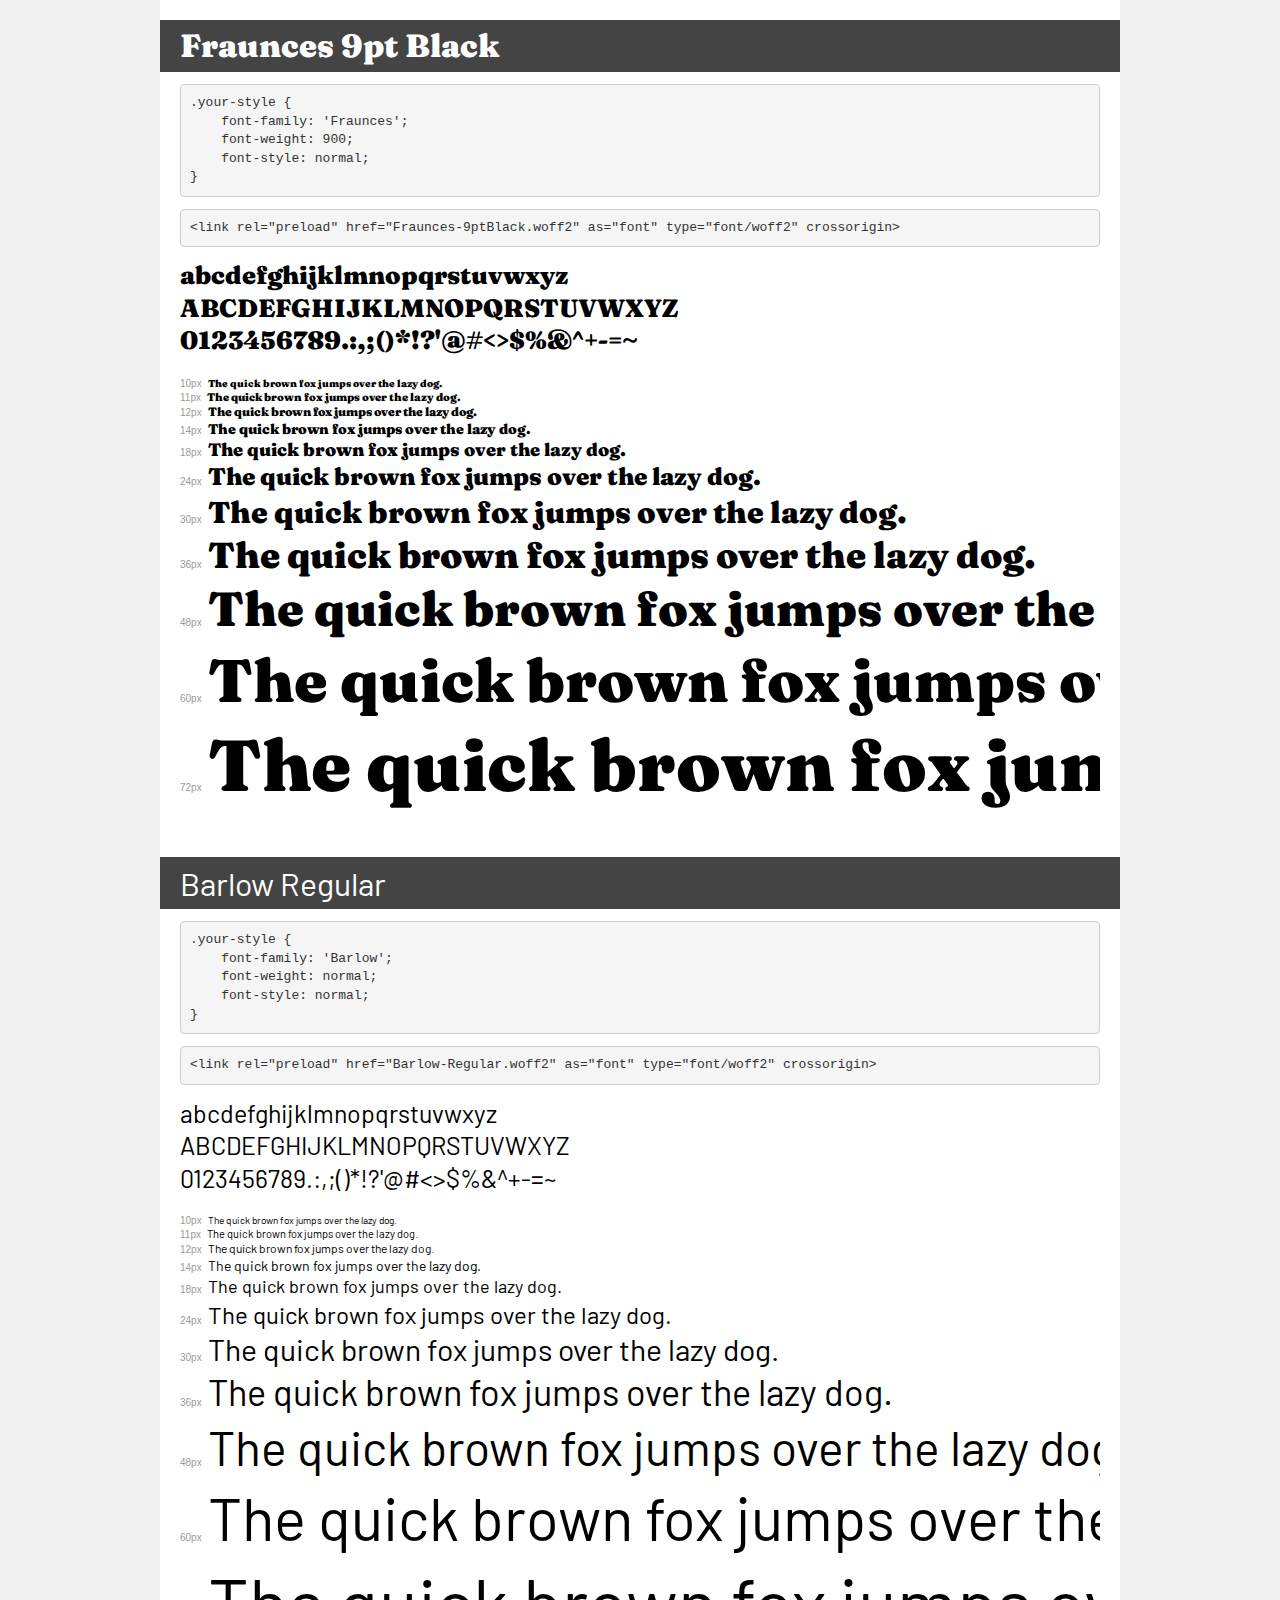
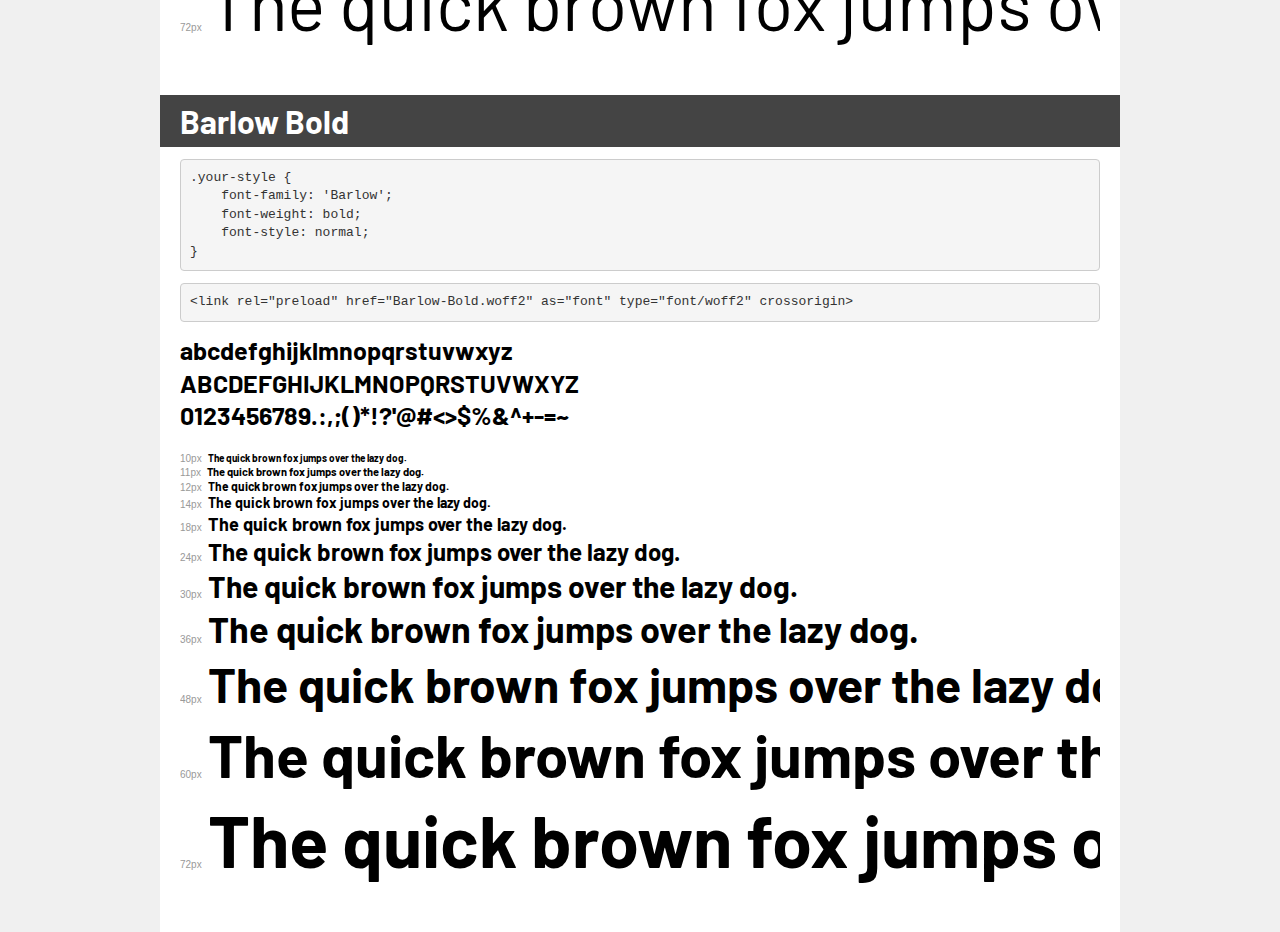
<file: fonts/demo.html>
<!DOCTYPE html>
<html lang="en">
<head>
    <meta charset="utf-8">
    <meta http-equiv="X-UA-Compatible" content="IE=edge">
    <meta name="viewport" content="width=device-width, initial-scale=1">
    <meta name="robots" content="noindex, noarchive">
    <meta name="format-detection" content="telephone=no">
    <title>Transfonter demo</title>
    <link href="stylesheet.css" rel="stylesheet">
    <style>
        /*
        http://meyerweb.com/eric/tools/css/reset/
        v2.0 | 20110126
        License: none (public domain)
        */
        html, body, div, span, applet, object, iframe,
        h1, h2, h3, h4, h5, h6, p, blockquote, pre,
        a, abbr, acronym, address, big, cite, code,
        del, dfn, em, img, ins, kbd, q, s, samp,
        small, strike, strong, sub, sup, tt, var,
        b, u, i, center,
        dl, dt, dd, ol, ul, li,
        fieldset, form, label, legend,
        table, caption, tbody, tfoot, thead, tr, th, td,
        article, aside, canvas, details, embed,
        figure, figcaption, footer, header, hgroup,
        menu, nav, output, ruby, section, summary,
        time, mark, audio, video {
            margin: 0;
            padding: 0;
            border: 0;
            font-size: 100%;
            font: inherit;
            vertical-align: baseline;
        }
        /* HTML5 display-role reset for older browsers */
        article, aside, details, figcaption, figure,
        footer, header, hgroup, menu, nav, section {
            display: block;
        }
        body {
            line-height: 1;
        }
        ol, ul {
            list-style: none;
        }
        blockquote, q {
            quotes: none;
        }
        blockquote:before, blockquote:after,
        q:before, q:after {
            content: '';
            content: none;
        }
        table {
            border-collapse: collapse;
            border-spacing: 0;
        }
        /* demo styles */
        body {
            background: #f0f0f0;
            color: #000;
        }
        .page {
            background: #fff;
            width: 920px;
            margin: 0 auto;
            padding: 20px 20px 0 20px;
            overflow: hidden;
        }
        .font-container {
            overflow-x: auto;
            overflow-y: hidden;
            margin-bottom: 40px;
            line-height: 1.3;
            white-space: nowrap;
            padding-bottom: 5px;
        }
        h1 {
            position: relative;
            background: #444;
            font-size: 32px;
            color: #fff;
            padding: 10px 20px;
            margin: 0 -20px 12px -20px;
        }
        .letters {
            font-size: 25px;
            margin-bottom: 20px;
        }
        .s10:before {
            content: '10px';
        }
        .s11:before {
            content: '11px';
        }
        .s12:before {
            content: '12px';
        }
        .s14:before {
            content: '14px';
        }
        .s18:before {
            content: '18px';
        }
        .s24:before {
            content: '24px';
        }
        .s30:before {
            content: '30px';
        }
        .s36:before {
            content: '36px';
        }
        .s48:before {
            content: '48px';
        }
        .s60:before {
            content: '60px';
        }
        .s72:before {
            content: '72px';
        }
        .s10:before, .s11:before, .s12:before, .s14:before,
        .s18:before, .s24:before, .s30:before, .s36:before,
        .s48:before, .s60:before, .s72:before {
            font-family: Arial, sans-serif;
            font-size: 10px;
            font-weight: normal;
            font-style: normal;
            color: #999;
            padding-right: 6px;
        }
        pre {
            display: block;
            padding: 9px;
            margin: 0 0 12px;
            font-family: Monaco, Menlo, Consolas, "Courier New", monospace;
            font-size: 13px;
            line-height: 1.428571429;
            color: #333;
            font-weight: normal;
            font-style: normal;
            background-color: #f5f5f5;
            border: 1px solid #ccc;
            overflow-x: auto;
            border-radius: 4px;
        }
        /* responsive */
        @media (max-width: 959px) {
            .page {
                width: auto;
                margin: 0;
            }
        }
    </style>
</head>
<body>
<div class="page">
    <div class="demo">
        <h1 style="font-family: 'Fraunces'; font-weight: 900; font-style: normal;">Fraunces 9pt Black</h1>
        <pre title="Usage">.your-style {
    font-family: 'Fraunces';
    font-weight: 900;
    font-style: normal;
}</pre>
        <pre title="Preload (optional)">
&lt;link rel=&quot;preload&quot; href=&quot;Fraunces-9ptBlack.woff2&quot; as=&quot;font&quot; type=&quot;font/woff2&quot; crossorigin&gt;</pre>
        <div class="font-container" style="font-family: 'Fraunces'; font-weight: 900; font-style: normal;">
            <p class="letters">
                abcdefghijklmnopqrstuvwxyz<br>
ABCDEFGHIJKLMNOPQRSTUVWXYZ<br>
                0123456789.:,;()*!?'@#&lt;&gt;$%&^+-=~
            </p>
            <p class="s10" style="font-size: 10px;">The quick brown fox jumps over the lazy dog.</p>
            <p class="s11" style="font-size: 11px;">The quick brown fox jumps over the lazy dog.</p>
            <p class="s12" style="font-size: 12px;">The quick brown fox jumps over the lazy dog.</p>
            <p class="s14" style="font-size: 14px;">The quick brown fox jumps over the lazy dog.</p>
            <p class="s18" style="font-size: 18px;">The quick brown fox jumps over the lazy dog.</p>
            <p class="s24" style="font-size: 24px;">The quick brown fox jumps over the lazy dog.</p>
            <p class="s30" style="font-size: 30px;">The quick brown fox jumps over the lazy dog.</p>
            <p class="s36" style="font-size: 36px;">The quick brown fox jumps over the lazy dog.</p>
            <p class="s48" style="font-size: 48px;">The quick brown fox jumps over the lazy dog.</p>
            <p class="s60" style="font-size: 60px;">The quick brown fox jumps over the lazy dog.</p>
            <p class="s72" style="font-size: 72px;">The quick brown fox jumps over the lazy dog.</p>
        </div>
    </div>

    <div class="demo">
        <h1 style="font-family: 'Barlow'; font-weight: normal; font-style: normal;">Barlow Regular</h1>
        <pre title="Usage">.your-style {
    font-family: 'Barlow';
    font-weight: normal;
    font-style: normal;
}</pre>
        <pre title="Preload (optional)">
&lt;link rel=&quot;preload&quot; href=&quot;Barlow-Regular.woff2&quot; as=&quot;font&quot; type=&quot;font/woff2&quot; crossorigin&gt;</pre>
        <div class="font-container" style="font-family: 'Barlow'; font-weight: normal; font-style: normal;">
            <p class="letters">
                abcdefghijklmnopqrstuvwxyz<br>
ABCDEFGHIJKLMNOPQRSTUVWXYZ<br>
                0123456789.:,;()*!?'@#&lt;&gt;$%&^+-=~
            </p>
            <p class="s10" style="font-size: 10px;">The quick brown fox jumps over the lazy dog.</p>
            <p class="s11" style="font-size: 11px;">The quick brown fox jumps over the lazy dog.</p>
            <p class="s12" style="font-size: 12px;">The quick brown fox jumps over the lazy dog.</p>
            <p class="s14" style="font-size: 14px;">The quick brown fox jumps over the lazy dog.</p>
            <p class="s18" style="font-size: 18px;">The quick brown fox jumps over the lazy dog.</p>
            <p class="s24" style="font-size: 24px;">The quick brown fox jumps over the lazy dog.</p>
            <p class="s30" style="font-size: 30px;">The quick brown fox jumps over the lazy dog.</p>
            <p class="s36" style="font-size: 36px;">The quick brown fox jumps over the lazy dog.</p>
            <p class="s48" style="font-size: 48px;">The quick brown fox jumps over the lazy dog.</p>
            <p class="s60" style="font-size: 60px;">The quick brown fox jumps over the lazy dog.</p>
            <p class="s72" style="font-size: 72px;">The quick brown fox jumps over the lazy dog.</p>
        </div>
    </div>

    <div class="demo">
        <h1 style="font-family: 'Barlow'; font-weight: bold; font-style: normal;">Barlow Bold</h1>
        <pre title="Usage">.your-style {
    font-family: 'Barlow';
    font-weight: bold;
    font-style: normal;
}</pre>
        <pre title="Preload (optional)">
&lt;link rel=&quot;preload&quot; href=&quot;Barlow-Bold.woff2&quot; as=&quot;font&quot; type=&quot;font/woff2&quot; crossorigin&gt;</pre>
        <div class="font-container" style="font-family: 'Barlow'; font-weight: bold; font-style: normal;">
            <p class="letters">
                abcdefghijklmnopqrstuvwxyz<br>
ABCDEFGHIJKLMNOPQRSTUVWXYZ<br>
                0123456789.:,;()*!?'@#&lt;&gt;$%&^+-=~
            </p>
            <p class="s10" style="font-size: 10px;">The quick brown fox jumps over the lazy dog.</p>
            <p class="s11" style="font-size: 11px;">The quick brown fox jumps over the lazy dog.</p>
            <p class="s12" style="font-size: 12px;">The quick brown fox jumps over the lazy dog.</p>
            <p class="s14" style="font-size: 14px;">The quick brown fox jumps over the lazy dog.</p>
            <p class="s18" style="font-size: 18px;">The quick brown fox jumps over the lazy dog.</p>
            <p class="s24" style="font-size: 24px;">The quick brown fox jumps over the lazy dog.</p>
            <p class="s30" style="font-size: 30px;">The quick brown fox jumps over the lazy dog.</p>
            <p class="s36" style="font-size: 36px;">The quick brown fox jumps over the lazy dog.</p>
            <p class="s48" style="font-size: 48px;">The quick brown fox jumps over the lazy dog.</p>
            <p class="s60" style="font-size: 60px;">The quick brown fox jumps over the lazy dog.</p>
            <p class="s72" style="font-size: 72px;">The quick brown fox jumps over the lazy dog.</p>
        </div>
    </div>

</div>
</body>
</html>
</file>
<file: fonts/stylesheet.css>
@font-face {
    font-family: 'Fraunces';
    src: url('Fraunces-9ptBlack.woff2') format('woff2'),
        url('Fraunces-9ptBlack.woff') format('woff');
    font-weight: 900;
    font-style: normal;
    font-display: swap;
}

@font-face {
    font-family: 'Barlow';
    src: url('Barlow-Regular.woff2') format('woff2'),
        url('Barlow-Regular.woff') format('woff');
    font-weight: normal;
    font-style: normal;
    font-display: swap;
}

@font-face {
    font-family: 'Barlow';
    src: url('Barlow-Bold.woff2') format('woff2'),
        url('Barlow-Bold.woff') format('woff');
    font-weight: bold;
    font-style: normal;
    font-display: swap;
}
</file>
<file: css/main.min.css>
html{line-height:1.15;-webkit-text-size-adjust:100%}body{margin:0}main{display:block}h1{font-size:2em;margin:0.67em 0}hr{-webkit-box-sizing:content-box;box-sizing:content-box;height:0;overflow:visible}pre{font-family:monospace, monospace;font-size:1em}a{background-color:transparent}abbr[title]{border-bottom:none;text-decoration:underline;-webkit-text-decoration:underline dotted;text-decoration:underline dotted}b,strong{font-weight:bolder}code,kbd,samp{font-family:monospace, monospace;font-size:1em}small{font-size:80%}sub,sup{font-size:75%;line-height:0;position:relative;vertical-align:baseline}sub{bottom:-0.25em}sup{top:-0.5em}img{border-style:none}button,input,optgroup,select,textarea{font-family:inherit;font-size:100%;line-height:1.15;margin:0}button,input{overflow:visible}button,select{text-transform:none}button,[type="button"],[type="reset"],[type="submit"]{-webkit-appearance:button}button::-moz-focus-inner,[type="button"]::-moz-focus-inner,[type="reset"]::-moz-focus-inner,[type="submit"]::-moz-focus-inner{border-style:none;padding:0}button:-moz-focusring,[type="button"]:-moz-focusring,[type="reset"]:-moz-focusring,[type="submit"]:-moz-focusring{outline:1px dotted ButtonText}fieldset{padding:0.35em 0.75em 0.625em}legend{-webkit-box-sizing:border-box;box-sizing:border-box;color:inherit;display:table;max-width:100%;padding:0;white-space:normal}progress{vertical-align:baseline}textarea{overflow:auto}[type="checkbox"],[type="radio"]{-webkit-box-sizing:border-box;box-sizing:border-box;padding:0}[type="number"]::-webkit-inner-spin-button,[type="number"]::-webkit-outer-spin-button{height:auto}[type="search"]{-webkit-appearance:textfield;outline-offset:-2px}[type="search"]::-webkit-search-decoration{-webkit-appearance:none}::-webkit-file-upload-button{-webkit-appearance:button;font:inherit}details{display:block}summary{display:list-item}template{display:none}[hidden]{display:none}@font-face{font-family:'Fraunces';src:url("../fonts//Fraunces-9ptBlack.woff2") format("woff2"),url("../fonts/Fraunces-9ptBlack.woff") format("woff");font-weight:900;font-style:normal;font-display:swap}@font-face{font-family:'Barlow';src:url("../fonts/Barlow-Regular.woff2") format("woff2"),url("../fonts/Barlow-Regular.woff") format("woff");font-weight:normal;font-style:normal;font-display:swap}@font-face{font-family:'Barlow';src:url("../fonts/Barlow-Bold.woff2") format("woff2"),url("../fonts/Barlow-Bold.woff") format("woff");font-weight:bold;font-style:normal;font-display:swap}html{-webkit-box-sizing:border-box;box-sizing:border-box;height:100%;scroll-behavior:smooth}*,*::before,*::after{-webkit-box-sizing:inherit;box-sizing:inherit}body{display:-webkit-box;display:-ms-flexbox;display:flex;-webkit-box-orient:vertical;-webkit-box-direction:normal;-ms-flex-direction:column;flex-direction:column;height:100%;margin:0;padding:0;font-size:16px;line-height:26px;font-weight:400;overflow-x:hidden;font-family:"Barlow";background-color:#fff}img{max-width:100%;height:auto}.what-drink-coffee{padding-top:30px;padding-bottom:68px}.what-drink-coffee__container{display:-webkit-box;display:-ms-flexbox;display:flex;-webkit-box-align:stretch;-ms-flex-align:stretch;align-items:stretch;-webkit-box-pack:justify;-ms-flex-pack:justify;justify-content:space-between;padding-left:85px;padding-right:85px}.what-drink-coffee__how{width:255px}.what-drink-coffee__how-desc{width:255px;padding-right:32px;padding-bottom:24px;word-spacing:10px;font-weight:900;font-size:24px;line-height:32px;font-family:"Fraunces";color:#42495391}.what-drink-coffee__how-desc:not(:first-child){padding-top:24px}.what-drink-coffee__how-desc:not(:last-child){border-bottom:1px solid #42495391}.what-drink-coffee__how-desc:active{color:#000}.what-drink-coffee__type{width:730px}.what-drink-coffee__heading{margin-bottom:56px;color:#83888f;font-weight:900;font-size:40px;line-height:48px;font-family:"Fraunces";text-align:left}.what-drink-coffee__content{width:255px;padding:32px 28px 84px 28px;background-color:#f4f1eb;border-radius:8px}.what-drink-coffee__content:hover{background-color:#8e999a}.what-drink-coffee__label:not(:last-child){margin-right:23px}.what-drink-coffee__content-title{margin-bottom:24px;font-weight:900;font-size:24px;line-height:32px;font-family:"Fraunces";color:#333d4b}.what-drink-coffee__input-wrapper{display:-webkit-box;display:-ms-flexbox;display:flex;margin-bottom:88px}.what-drink-coffee__form-type-input:checked+.what-drink-coffee__content{color:#fff;background-color:#0e8784}.what-drink-coffee__content-desc{width:175px;font-weight:400;font-size:16px;line-height:26px;color:#333d4b}.what-drink-coffee__answer{position:relative;margin-bottom:40px;padding:61px 64px 27px 64px;background-color:#2C343E}.what-drink-coffee__answer-desc{width:602px;font-weight:900;font-size:24px;line-height:40px;font-family:"Fraunces";color:#fff}.what-drink-coffee__answer-desc::before{content:'ORDER SUMMARY';position:absolute;top:27px;left:64px;font-weight:400;font-size:16px;line-height:26px;color:#fff}.what-drink-coffee__answer-desc-inner{color:#0e8784}.what-drink-coffee__btn{width:217px;display:block;margin-left:auto;padding:15px 35px;text-decoration:none;font-weight:900;font-size:18px;line-height:25px;font-family:"Fraunces";color:#fff;background-color:#0e8784;border-radius:6px}.what-drink-coffee__btn:hover{background-color:#66D2CF}@media only screen and (max-width: 768px){.what-drink-coffee{width:768px;padding-top:20px}.what-drink-coffee__how{display:none}.what-drink-coffee__container{padding:5px}.what-drink-coffee__type{width:758px}}@media only screen and (max-width: 420px){.what-drink-coffee__content{width:100%}.what-drink-coffee__content-title{font-weight:900;font-size:35px;line-height:1.3}.what-drink-coffee__content-desc{width:278px;font-weight:400;font-size:24px;line-height:1.3}}.container{width:100%;max-width:1320px;margin:0 auto;padding-left:20px;padding-right:20px}.visually-hidden{position:absolute;white-space:nowrap;width:1px;height:1px;overflow:hidden;border:0;padding:0;clip:rect(0 0 0 0);-webkit-clip-path:inset(50%);clip-path:inset(50%);margin:-1px}.site-header{display:-webkit-box;display:-ms-flexbox;display:flex;-webkit-box-pack:justify;-ms-flex-pack:justify;justify-content:space-between;-webkit-box-align:center;-ms-flex-align:center;align-items:center;padding-top:44px;padding-bottom:45px}@media only screen and (max-width: 470px){.site-header{padding-top:32px;padding-bottom:41px;-webkit-box-align:center;-ms-flex-align:center;align-items:center}}.site-logo{display:inline-block;margin-right:100px;-webkit-transition:opacity 0.3s ease;transition:opacity 0.3s ease}.site-logo:hover{opacity:0.8}.site-logo__img{display:block}@media only screen and (max-width: 870px){.site-logo{margin-right:0}.site-logo__img{width:235px;height:25px}}@media only screen and (max-width: 470px){.site-logo__img{width:162px;height:17px}}.site-nav__list{display:-webkit-box;display:-ms-flexbox;display:flex;-webkit-box-align:center;-ms-flex-align:center;align-items:center;margin:0;padding:0;list-style:none}.site-nav__item:not(:last-child){margin-right:33px}.site-nav__item-link{color:#83888F;font-weight:700;font-size:12px;line-height:15px;text-decoration:none;letter-spacing:0.923077px;text-transform:uppercase;-webkit-transition:color 0.3s ease;transition:color 0.3s ease}.site-nav__item-link:hover{color:#333D4B}.site-nav__btn{display:none}@media only screen and (max-width: 660px){.site-nav__list{display:none}.site-nav__btn{display:block}}@media only screen and (max-width: 470px){.site-nav{text-align:center}.site-nav__list{display:none}.site-nav__item:not(:last-child){margin:0 auto;margin-bottom:24px}.site-nav__btn{display:block}}.primary-link{width:217px;display:inline-block;padding:15px 31px;text-decoration:none;color:#FEFCF7;background-color:#0E8784;border-radius:6px;font-family:'Fraunces';font-weight:900;font-size:18px;line-height:25px;-webkit-transition:background-color 0.3s ease;transition:background-color 0.3s ease}.primary-link:hover{background-color:#66D2CF}@media only screen and (max-width: 470px){.primary-link{display:block;margin:0 auto}}.site-hero{padding-left:85px;padding-top:117px;padding-bottom:116px;color:#FEFCF7;background-image:url(../images/bg-img.jpg);background-color:#FDD6BA;border-radius:10px}.site-hero__title{max-width:493px;margin:0;margin-bottom:32px;font-family:"Fraunces";font-weight:900;font-size:72px;line-height:72px}.site-hero__desc{max-width:444px;margin:0;margin-bottom:56px;opacity:0.8}@media only screen and (max-width: 870px){.site-hero{background-image:url(../../images/tablet-hero-bg.jpg);background-repeat:no-repeat;background-size:cover}.site-hero__title{max-width:329px;font-size:48px;line-height:48px}.site-hero__desc{max-width:398px;font-size:15px;line-height:25px}}@media only screen and (max-width: 470px){.site-hero{padding-top:100px;padding-bottom:100px;padding-right:24px;padding-left:24px;background-image:url(../../images/phone-hero-bg.jpg);background-repeat:no-repeat;background-size:cover}.site-hero__title{max-width:279px;margin:0 auto;margin-bottom:24px;font-size:40px;line-height:40px;text-align:center}.site-hero__desc{max-width:279px;margin:0 auto;margin-bottom:39px}}.our-collection{padding-top:136px;padding-bottom:200px}.our-collection__title{margin:0;font-family:"Fraunces";font-weight:900;font-size:150px;line-height:1.5;text-align:center;background-color:#83888F;background-image:-webkit-gradient(linear, left top, left bottom, from(rgba(254,252,247,0.0001)), to(#FEFCF7));background-image:linear-gradient(180deg, rgba(254,252,247,0.0001) 0%, #FEFCF7 100%);-webkit-background-clip:text;-webkit-text-fill-color:transparent}.our-collection__list{display:-webkit-box;display:-ms-flexbox;display:flex;-webkit-box-pack:center;-ms-flex-pack:center;justify-content:center;margin:0;margin-top:-105px;padding:0;list-style:none}.our-collection__item{max-width:255px;text-align:center}.our-collection__item:not(:last-child){margin-right:30px}.our-collection__img{margin-bottom:72px}.our-collection__item-title{margin:0;margin-bottom:24px;font-family:"Fraunces";font-weight:900;font-size:24px;line-height:32px;text-transform:capitalize}.our-collection__item-desc{margin:0}@media only screen and (max-width: 870px){.our-collection{padding-top:144px;padding-bottom:144px}.our-collection__title{font-size:96px;line-height:1.5}.our-collection__list{-webkit-box-orient:vertical;-webkit-box-direction:normal;-ms-flex-direction:column;flex-direction:column;margin-top:-50px;padding-right:128px}.our-collection__item{max-width:573px;position:relative;margin-left:auto}.our-collection__item:not(:last-child){margin-right:0;margin-bottom:130px}.our-collection__img{width:255px;height:193px;position:absolute;top:-26px;left:-285px;margin:0}.our-collection__item-title{max-width:255px}.our-collection__item-desc{max-width:282px;font-size:15px;line-height:25px}}@media only screen and (max-width: 470px){.our-collection{padding-top:120px;padding-bottom:120px}.our-collection__title{margin-bottom:13px;font-size:40px;line-height:72px}.our-collection__list{margin:0;padding:0}.our-collection__item{max-width:282px;margin:0 auto}.our-collection__item:not(:last-child){margin-right:auto;margin-bottom:48px}.our-collection__img{position:static;display:block;width:200px;height:151px;margin:0 auto;margin-bottom:24px}.our-collection__item-title{margin:0 auto;margin-bottom:16px}.our-collection__item-desc{text-align:center}}.choose-us{position:relative;padding-top:100px;padding-bottom:317px;color:#FEFCF7;border-radius:10px;background-color:#333D4B}.choose-us__title{margin:0;margin-bottom:32px;font-weight:900;font-size:40px;line-height:48px;font-family:"Fraunces";text-align:center}.choose-us__desc{max-width:538px;margin:0 auto;opacity:0.8;text-align:center}.choose-us__list{position:absolute;bottom:-151px;width:100%;display:-webkit-box;display:-ms-flexbox;display:flex;-webkit-box-pack:center;-ms-flex-pack:center;justify-content:center;margin:0;padding:0;list-style:none}.choose-us__item{position:relative;max-width:350px;padding:200px 48px 48px 47px;background-color:#0E8784;border-radius:8px;text-align:center}.choose-us__item:not(:last-child){margin-right:30px}.choose-us__item-title{margin:0;margin-bottom:24px;font-family:"Fraunces";font-weight:900;font-size:24px;line-height:32px}.choose-us__item-coffee::before{position:absolute;top:72px;left:136px;width:72px;height:72px;display:block;background-image:url(../images/coffe-dona.png);background-repeat:no-repeat;content:''}.choose-us__item-surprise::before{position:absolute;top:72px;left:136px;width:72px;height:72px;display:block;background-image:url(../images/sovga.png);background-repeat:no-repeat;content:''}.choose-us__item-car::before{position:absolute;top:90px;left:136px;width:72px;height:72px;display:block;background-image:url(../images/moshin.png);background-repeat:no-repeat;content:''}.choose-us__item-desc{max-width:255px;margin:0}@media only screen and (max-width: 870px){.choose-us{max-width:688px;padding-top:56px;padding-bottom:368px}.choose-us__title{margin-bottom:24px;font-size:32px;line-height:48px}.choose-us__desc{max-width:495px;font-size:15px;line-height:25px}.choose-us__list{left:57px;-webkit-box-orient:vertical;-webkit-box-direction:normal;-ms-flex-direction:column;flex-direction:column;bottom:-290px}.choose-us__item{max-width:573px;padding-top:41px;padding-bottom:41px;padding-left:181px}.choose-us__item:not(:last-child){margin-right:0;margin-bottom:24px}.choose-us__item-title{max-width:255px;margin-bottom:16px;text-align:left}.choose-us__item-coffee::before{top:55px;left:66px;width:56px;height:56px;background-size:contain}.choose-us__item-surprise::before{top:55px;left:66px;width:56px;height:56px;background-size:contain}.choose-us__item-car::before{top:55px;left:66px;width:56px;height:56px;background-size:contain}.choose-us__item-desc{max-width:344px;font-size:15px;line-height:25px;text-align:left}}@media only screen and (max-width: 470px){.choose-us{padding-top:64px;padding-bottom:28px}.choose-us__title{font-size:28px;line-height:28px}.choose-us__desc{max-width:279px}.choose-us::after{position:absolute;display:block;top:100%;max-width:327px;height:633px;background-color:#000;content:''}.choose-us__list{top:855px;left:70px}.choose-us__item{max-width:279px;padding-top:72px;padding-bottom:51px;padding-left:33px;padding-right:33px;text-align:center}.choose-us__item:not(:last-child){margin-right:0;margin-bottom:24px}.choose-us__item-title{max-width:255px;margin-bottom:16px;font-size:22px;line-height:32px;text-align:center}.choose-us__item-coffee::before{position:static;margin:0 auto;margin-bottom:56px}.choose-us__item-surprise::before{position:static;margin:0 auto;margin-bottom:56px}.choose-us__item-car::before{position:static;margin:0 auto;margin-bottom:56px}.choose-us__item-desc{max-width:209px;text-align:center}}.how-it-works{padding-left:85px;padding-top:351px;padding-bottom:200px}.how-it-works__title{margin:0;margin-bottom:178px;color:#83888F;font-family:"Fraunces";font-weight:900;font-size:24px;line-height:32px}.how-it-works__list{display:-webkit-box;display:-ms-flexbox;display:flex;-webkit-box-align:center;-ms-flex-align:center;align-items:center;margin:0;margin-bottom:64px;padding:0;list-style:none;counter-reset:item}.how-it-works__item{position:relative;z-index:1;max-width:380px;padding-right:95px;counter-increment:item}.how-it-works__item:not(:last-child):before{width:100%;height:2px;top:-82px;position:absolute;z-index:1;color:#FDD6BA;background-color:#FDD6BA;content:''}.how-it-works__item::after{width:31px;height:31px;top:-96px;position:absolute;z-index:1;background-color:#FEFCF7;border:2px solid #0E8784;border-radius:50%;content:''}.how-it-works__item-title{width:255px;margin:0;margin-bottom:42px;font-family:"Fraunces";font-weight:900;font-size:32px;line-height:36px}.how-it-works__item-title::before{display:block;margin-bottom:38px;font-family:"Fraunces";font-weight:900;font-size:72px;line-height:1.3;color:#FDD6BA;content:"0" counter(item)}.how-it-works__item-des{margin:0}@media only screen and (max-width: 470px){.how-it-works{padding-top:1280px;padding-bottom:120px;padding-left:0}.how-it-works__title{margin-bottom:80px;text-align:center}.how-it-works__list{-webkit-box-orient:vertical;-webkit-box-direction:normal;-ms-flex-direction:column;flex-direction:column}.how-it-works__item{max-width:327px;padding-right:0;text-align:center}.how-it-works__item::after{display:none}.how-it-works__item:not(:last-child):before{display:none}.how-it-works__item-title{max-width:327px;font-size:28px;line-height:32px}.how-it-works__item-des{font-size:15px}}.site-footer{padding-bottom:88px}@media only screen and (max-width: 870px){.site-footer{padding-bottom:72px}}.footer{display:-webkit-box;display:-ms-flexbox;display:flex;-webkit-box-pack:justify;-ms-flex-pack:justify;justify-content:space-between;-webkit-box-align:center;-ms-flex-align:center;align-items:center;padding-top:47px;padding-bottom:47px;padding-left:85px;padding-right:85px;color:#FEFCF7;background-color:#333D4B}.footer__menu{display:-webkit-box;display:-ms-flexbox;display:flex;-webkit-box-align:center;-ms-flex-align:center;align-items:center}.footer__list{display:-webkit-box;display:-ms-flexbox;display:flex;-webkit-box-align:center;-ms-flex-align:center;align-items:center;margin:0;padding:0;list-style:none}.footer__item:not(:last-child){margin-right:24px}.footer__link{color:#FEFCF7}.footer__link:hover{color:#FDD6BA}@media only screen and (max-width: 870px){.footer{padding-top:54px;padding-bottom:54px;-webkit-box-orient:vertical;-webkit-box-direction:normal;-ms-flex-direction:column;flex-direction:column}.footer__menu{margin-bottom:65px;-webkit-box-orient:vertical;-webkit-box-direction:normal;-ms-flex-direction:column;flex-direction:column}.footer__sitenav-list--dblock{display:-webkit-box;display:-ms-flexbox;display:flex;margin-top:33px}}@media only screen and (max-width: 470px){.footer{-webkit-box-align:center;-ms-flex-align:center;align-items:center}.footer__sitenav-list--dblock{display:block}}.about-us{padding-top:10px;padding-bottom:168px}.about-us__container{padding-top:137px;padding-bottom:137px;padding-left:85px;color:#FEFCF7;background-color:rgba(0,0,0,0.401854);background-image:url(../../images/about-bg.jpg);background-repeat:no-repeat;background-size:cover;border-radius:10px}.about-us__content{max-width:445px}.about-us__title{margin:0;margin-bottom:24px;font-family:"Fraunces";font-weight:900;font-size:40px;line-height:48px}.about-us__desc{margin:0}@media only screen and (max-width: 870px){.about-us{padding-left:20px;padding-right:20px;padding-bottom:144px}.about-us__container{padding-left:58px;background-image:url(../../images/tablet-bgimg.jpg)}.about-us__content{max-width:398px}.about-us__title{font-size:32px;line-height:40px}.about-us__desc{font-size:15px;line-height:25px}}@media only screen and (max-width: 470px){.about-us{padding-bottom:140px}.about-us__container{padding-top:111px;padding-bottom:87px;padding-left:24px;background-image:url(../../images/phone-bg.jpg)}.about-us__content{max-width:279px;margin:0 auto;text-align:center}.about-us__title{font-size:28px;line-height:28px}}.commitment{padding-bottom:168px}.commitment__container{padding-left:85px;padding-right:85px;display:-webkit-box;display:-ms-flexbox;display:flex;-webkit-box-pack:justify;-ms-flex-pack:justify;justify-content:space-between;-webkit-box-align:center;-ms-flex-align:center;align-items:center}.commitment__content{max-width:540px}.commitment__title{margin:0;margin-bottom:32px;font-family:"Fraunces";font-weight:900;font-size:40px;line-height:48px;color:#333D4B}.commitment__desc{margin:0;opacity:0.8}@media only screen and (max-width: 870px){.commitment{padding-bottom:144px}.commitment__container{padding-left:39px;padding-right:40px}.commitment__img{width:281px;height:470px;border-radius:8px}.commitment__content{max-width:339px}.commitment__title{margin-bottom:30px;font-size:32px;line-height:48px}.commitment__desc{font-size:15px;line-height:25px}}@media only screen and (max-width: 470px){.commitment{padding-bottom:120px}.commitment__container{-webkit-box-orient:vertical;-webkit-box-direction:normal;-ms-flex-direction:column;flex-direction:column}.commitment__img{width:327px;height:400px;margin-bottom:48px}.commitment__title{text-align:center}.commitment__desc{text-align:center}}.uncompromising{padding-top:88px;padding-bottom:168px}.uncompromising__container{position:relative;padding-left:85px;padding-right:85px;display:-webkit-box;display:-ms-flexbox;display:flex;-webkit-box-pack:justify;-ms-flex-pack:justify;justify-content:space-between;color:#FEFCF7;background-color:#333D4B;border-radius:10px}.uncompromising__content{max-width:540px;padding-top:88px;padding-bottom:176px}.uncompromising__title{max-width:517px;margin:0;margin-bottom:32px;font-family:"Fraunces";font-weight:900;font-size:40px;line-height:48px}.uncompromising__desc{margin:0;opacity:0.8}.uncompromising__img{position:absolute;top:-88px;right:85px;border-radius:8px}@media only screen and (max-width: 870px){.uncompromising{padding-top:160px;padding-right:40px;padding-left:39px}.uncompromising__container{padding-top:224px;padding-bottom:67px}.uncompromising__content{margin:0 auto;padding:0;text-align:center}.uncompromising__title{font-size:32px;line-height:48px}.uncompromising__desc{font-size:15px;line-height:25px}.uncompromising__img{width:573px;height:320px;top:-160px;right:109px}}@media only screen and (max-width: 470px){.uncompromising{padding-top:78px;padding-bottom:120px}.uncompromising__container{padding-top:142px;padding-bottom:61px;padding-left:24px;padding-right:24px}.uncompromising__img{width:279px;height:156px;top:-78px;right:60px}}.headquarters{padding-bottom:168px}.headquarters__container{padding-left:85px}.headquarters__title{margin:0;margin-bottom:72px;font-family:"Fraunces";font-weight:900;font-size:24px;line-height:32px;color:#83888F}.headquarters__list{margin:0;padding:0;list-style:none;display:-webkit-box;display:-ms-flexbox;display:flex;-webkit-box-align:baseline;-ms-flex-align:baseline;align-items:baseline}.headquarters__item:not(:last-child){margin-right:95px}.headquarters__item-img{margin-bottom:46px}.headquarters__item-title{width:285px;margin:0;margin-bottom:24px;font-family:"Fraunces";font-weight:900;font-size:32px;line-height:36px;color:#333D4B}.headquarters__item-desc{margin:0}@media only screen and (max-width: 870px){.headquarters{padding-bottom:144px}.headquarters__container{padding-left:40px;padding-right:40px}.headquarters__item{max-width:222px}.headquarters__item:not(:last-child){margin-right:10px}.headquarters__item-title{max-width:222px;margin-bottom:21px;font-size:24px;line-height:36px}}@media only screen and (max-width: 470px){.headquarters{padding-bottom:120px}.headquarters__title{text-align:center}.headquarters__list{-webkit-box-orient:vertical;-webkit-box-direction:normal;-ms-flex-direction:column;flex-direction:column}.headquarters__item{max-width:327px;margin:0 auto;text-align:center}.headquarters__item:not(:last-child){margin:0 auto;margin-bottom:80px}.headquarters__item-title{max-width:327px;margin-bottom:22px;font-size:28px;line-height:36px}}
/*# sourceMappingURL=main.min.css.map */
</file>
